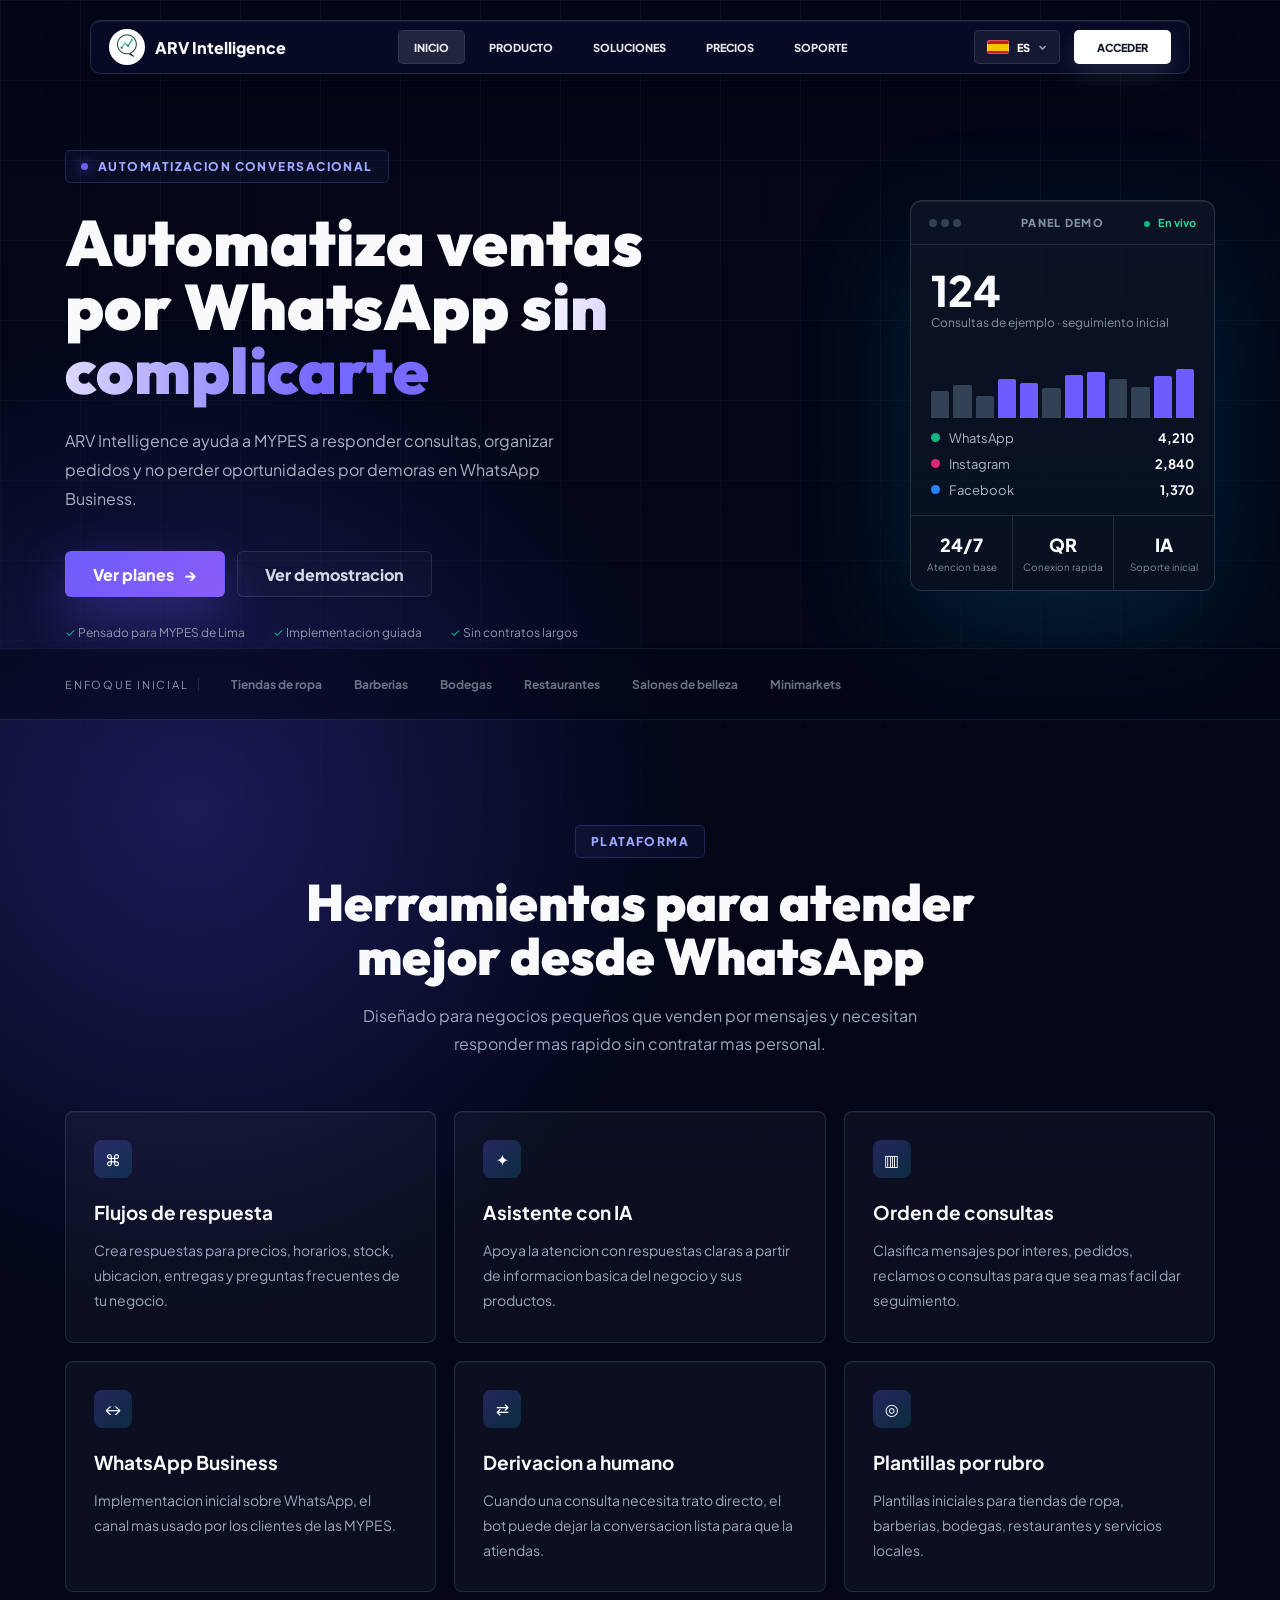
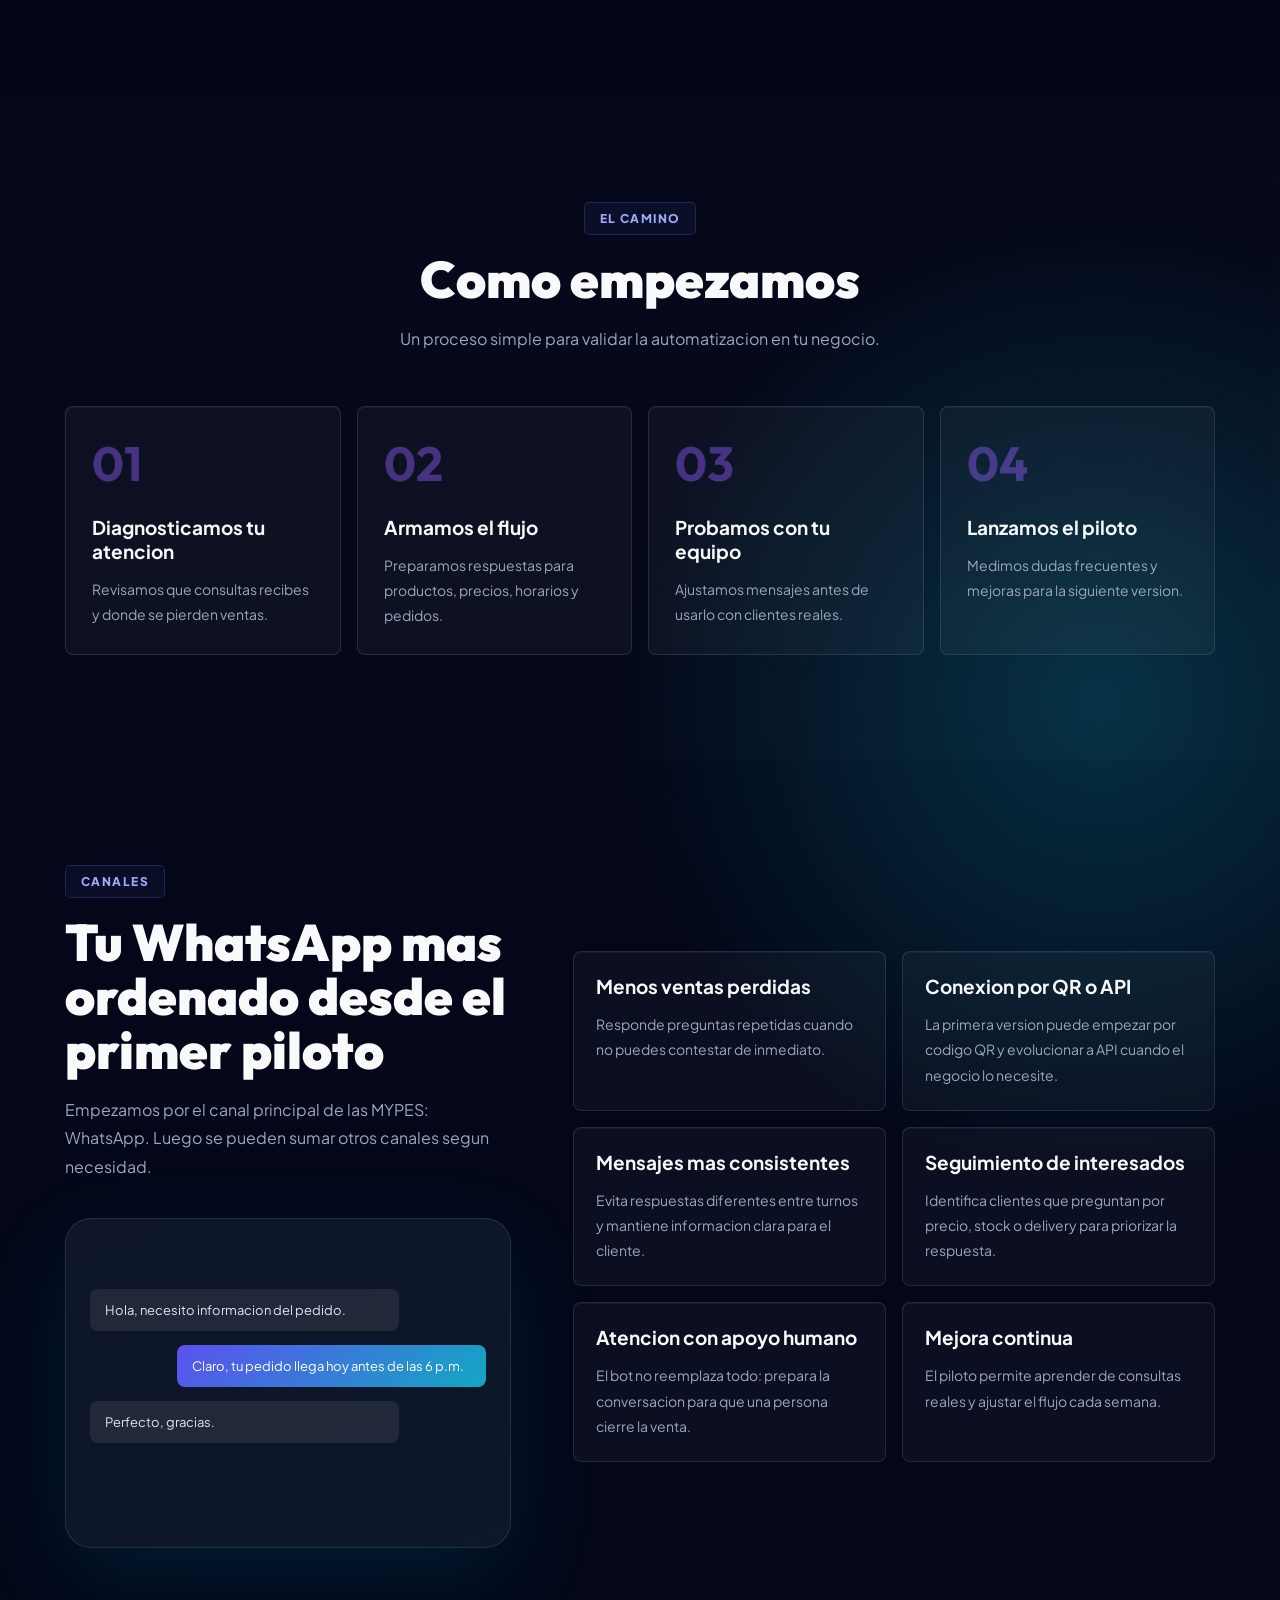
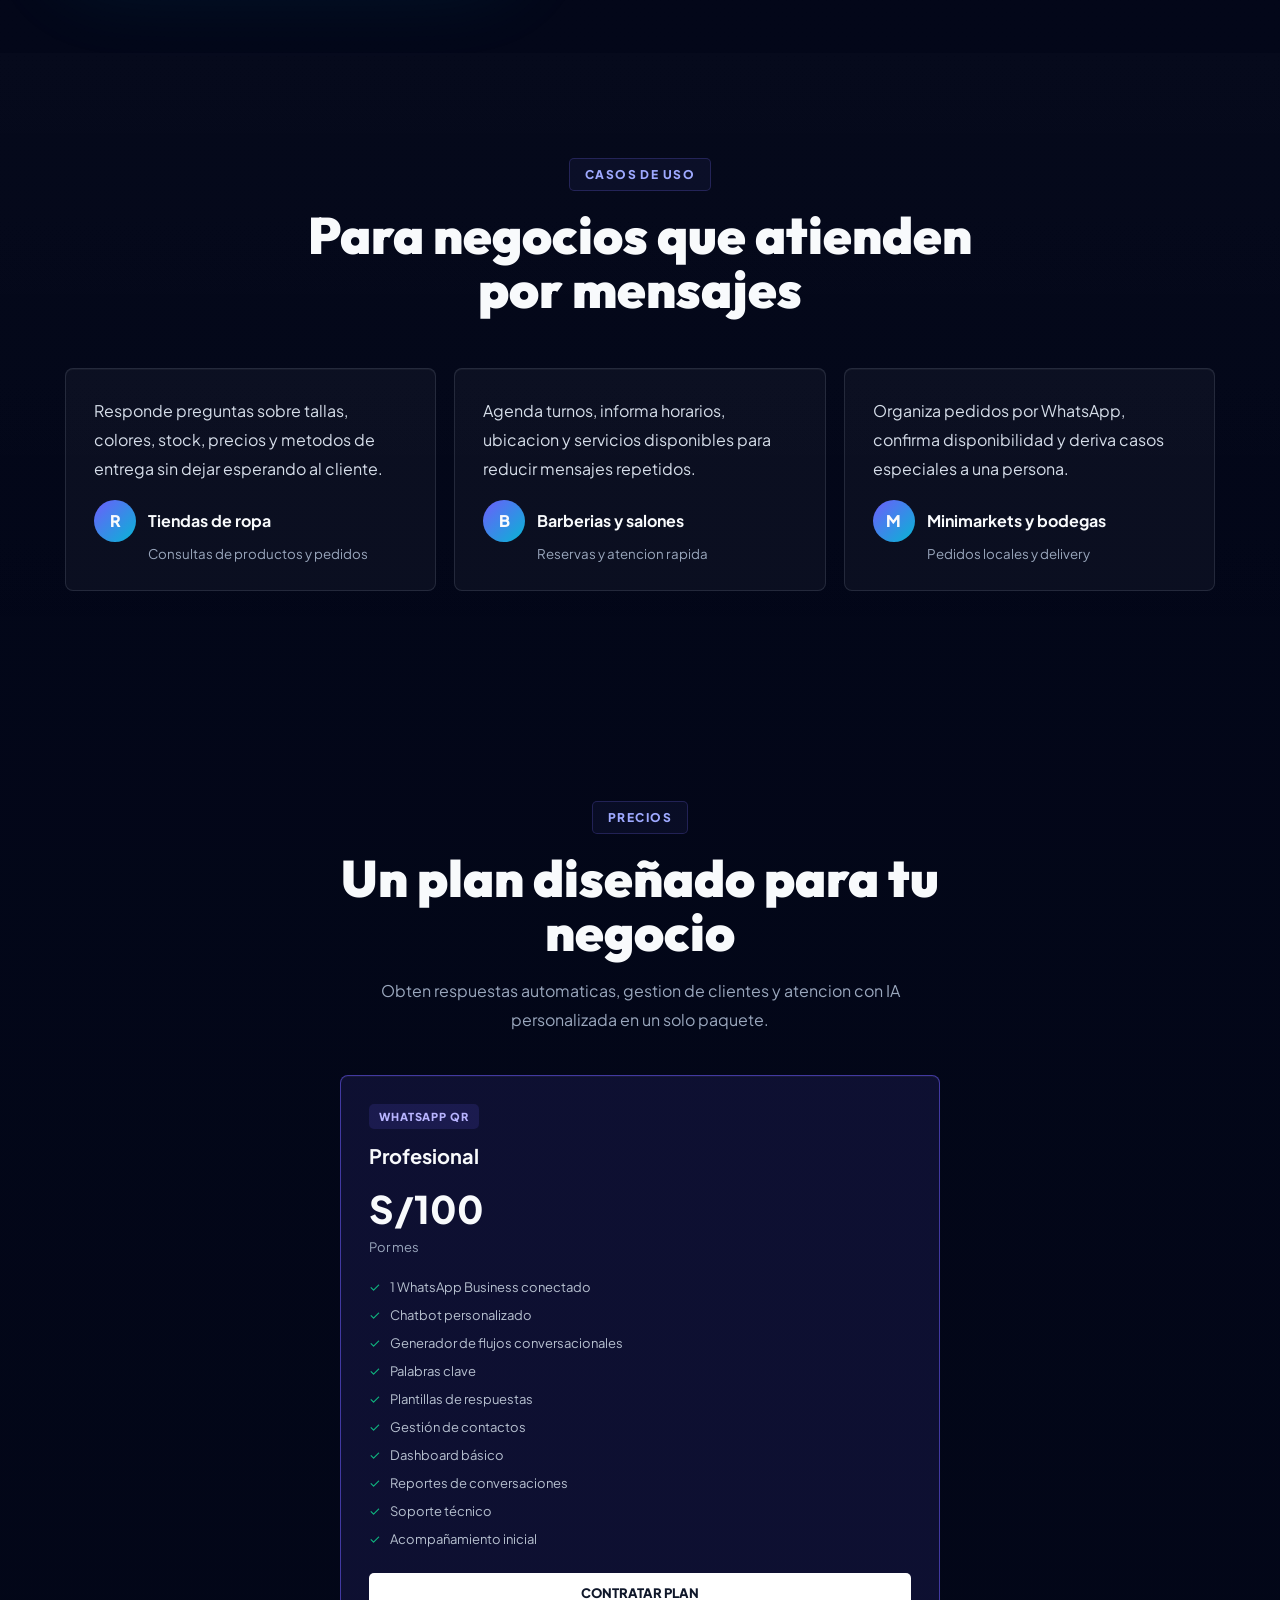
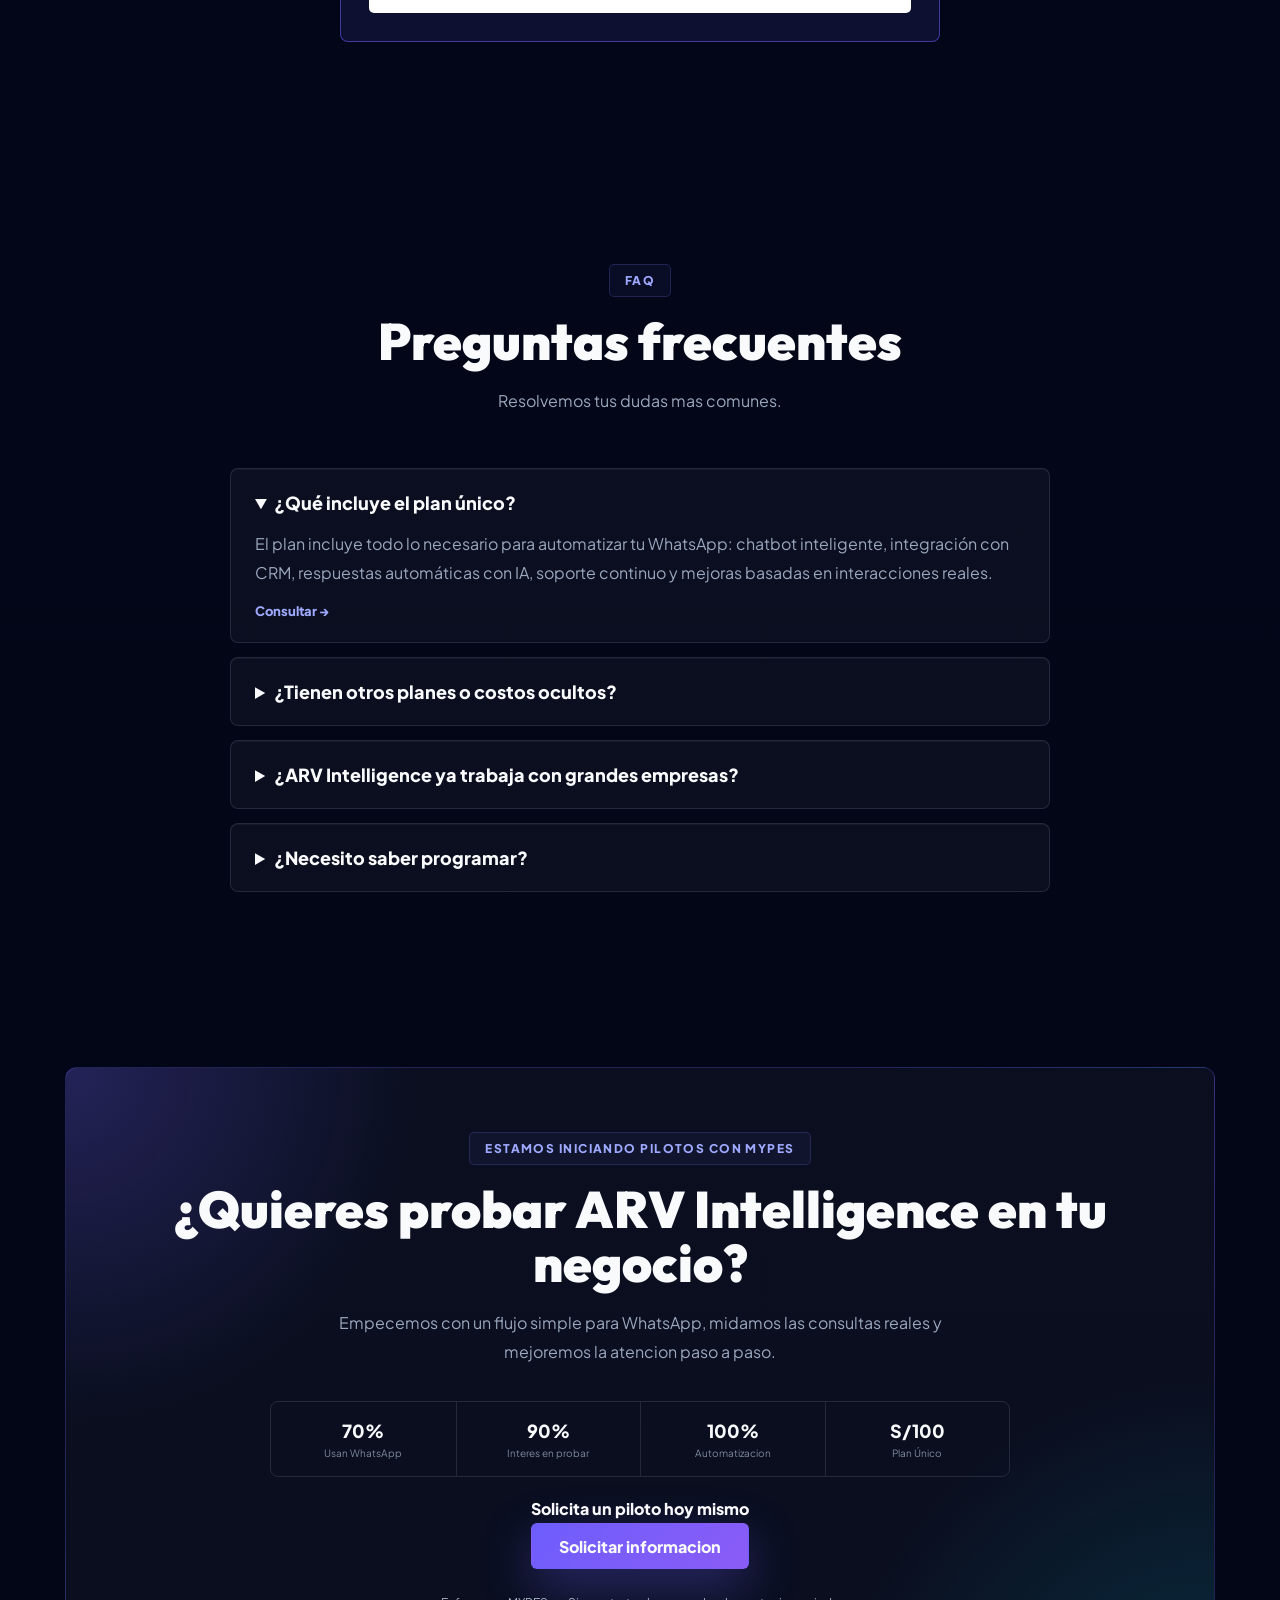
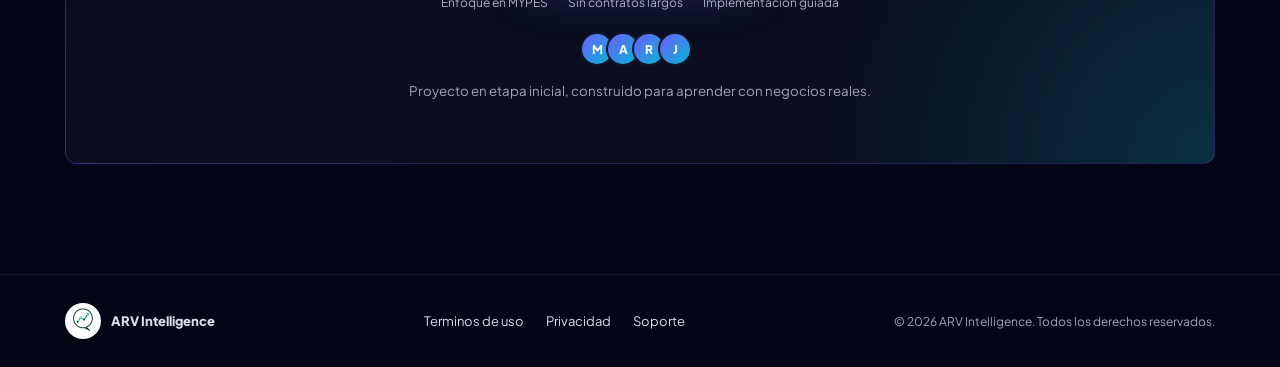
<file: index.html>
<!doctype html>
<html lang="es">
<head>
  <meta charset="utf-8">
  <meta name="viewport" content="width=device-width, initial-scale=1">
  <title>ARV Intelligence | Automatizacion por WhatsApp</title>
  <meta name="description" content="Automatizacion de ventas y atencion por WhatsApp Business para MYPES de Lima.">
  <link rel="preconnect" href="https://fonts.googleapis.com">
  <link rel="preconnect" href="https://fonts.gstatic.com" crossorigin>
  <link href="https://fonts.googleapis.com/css2?family=Inter:wght@500;600;700;800;900&family=Outfit:wght@700;800;900&family=Plus+Jakarta+Sans:wght@500;600;700;800&display=swap" rel="stylesheet">
  <link rel="stylesheet" href="styles.css">
</head>
<body>
  <header class="site-header">
    <nav class="nav-shell" aria-label="Principal">
      <a class="brand" href="/" aria-label="ARV Intelligence">
        <img src="/logo.png" alt="" style="height: 36px; width: auto; object-fit: contain; background-color: #fff; border-radius: 50%; padding: 2px;" />
        <span>ARV Intelligence</span>
      </a>
      <button class="menu-toggle" type="button" aria-label="Abrir menu" aria-expanded="false">
        <span></span><span></span><span></span>
      </button>
      <div class="nav-links">
        <a class="active" href="#">Inicio</a>
        <a href="#features">Producto</a>
        <a href="#process">Soluciones</a>
        <a href="#pricing">Precios</a>
        <a href="#contact">Soporte</a>
      </div>
      <div class="nav-actions">
        <button class="lang" type="button" aria-label="Cambiar idioma"><span class="flag-es"></span> ES <span class="chevron">⌄</span></button>
        <a class="login" href="/login/">Acceder</a>
      </div>
    </nav>
  </header>

  <main>
    <section class="hero" id="home">
      <div class="container hero-grid">
        <div class="hero-copy">
          <span class="eyebrow"><span></span> Automatizacion conversacional</span>
          <h1>Automatiza ventas <br>por WhatsApp <span>sin complicarte</span></h1>
          <p>ARV Intelligence ayuda a MYPES a responder consultas, organizar pedidos y no perder oportunidades por demoras en WhatsApp Business.</p>
          <div class="hero-actions">
            <a class="btn primary" href="#pricing">Ver planes <span>→</span></a>
            <a class="btn ghost" href="#features">Ver demostracion</a>
          </div>
          <div class="trust-list">
            <span>✓ Pensado para MYPES de Lima</span>
            <span>✓ Implementacion guiada</span>
            <span>✓ Sin contratos largos</span>
          </div>
        </div>
        <aside class="activity-card" aria-label="Panel de actividad">
          <div class="activity-top">
            <div class="dots"><span></span><span></span><span></span></div>
            <span>Panel demo</span>
            <strong><i></i> En vivo</strong>
          </div>
          <div class="metric-main">
            <strong>124</strong>
            <span>Consultas de ejemplo · seguimiento inicial</span>
          </div>
          <div class="bars" aria-hidden="true">
            <span style="--h:34%"></span><span style="--h:42%"></span><span style="--h:28%"></span><span class="accent" style="--h:50%"></span><span class="accent" style="--h:44%"></span><span style="--h:38%"></span><span class="accent" style="--h:55%"></span><span class="accent" style="--h:58%"></span><span style="--h:49%"></span><span style="--h:40%"></span><span class="accent" style="--h:53%"></span><span class="accent" style="--h:62%"></span>
          </div>
          <div class="channels">
            <span><i class="wa"></i> WhatsApp <b>4,210</b></span>
            <span><i class="ig"></i> Instagram <b>2,840</b></span>
            <span><i class="fb"></i> Facebook <b>1,370</b></span>
          </div>
          <div class="mini-stats">
            <div><b>24/7</b><span>Atencion base</span></div>
            <div><b>QR</b><span>Conexion rapida</span></div>
            <div><b>IA</b><span>Soporte inicial</span></div>
          </div>
        </aside>
      </div>
      <div class="logos">
        <div class="container logo-row">
          <span>Enfoque inicial</span>
          <b>Tiendas de ropa</b><b>Barberias</b><b>Bodegas</b><b>Restaurantes</b><b>Salones de belleza</b><b>Minimarkets</b>
        </div>
      </div>
    </section>

    <section class="section" id="features">
      <div class="container">
        <div class="section-head">
          <span class="label">Plataforma</span>
          <h2>Herramientas para atender mejor desde WhatsApp</h2>
          <p>Diseñado para negocios pequeños que venden por mensajes y necesitan responder mas rapido sin contratar mas personal.</p>
        </div>
        <div class="feature-grid">
          <article><span>⌘</span><h3>Flujos de respuesta</h3><p>Crea respuestas para precios, horarios, stock, ubicacion, entregas y preguntas frecuentes de tu negocio.</p></article>
          <article><span>✦</span><h3>Asistente con IA</h3><p>Apoya la atencion con respuestas claras a partir de informacion basica del negocio y sus productos.</p></article>
          <article><span>▥</span><h3>Orden de consultas</h3><p>Clasifica mensajes por interes, pedidos, reclamos o consultas para que sea mas facil dar seguimiento.</p></article>
          <article><span>↔</span><h3>WhatsApp Business</h3><p>Implementacion inicial sobre WhatsApp, el canal mas usado por los clientes de las MYPES.</p></article>
          <article><span>⇄</span><h3>Derivacion a humano</h3><p>Cuando una consulta necesita trato directo, el bot puede dejar la conversacion lista para que la atiendas.</p></article>
          <article><span>◎</span><h3>Plantillas por rubro</h3><p>Plantillas iniciales para tiendas de ropa, barberias, bodegas, restaurantes y servicios locales.</p></article>
        </div>
      </div>
    </section>

    <section class="section process" id="process">
      <div class="container">
        <div class="section-head compact">
          <span class="label">El Camino</span>
          <h2>Como empezamos</h2>
          <p>Un proceso simple para validar la automatizacion en tu negocio.</p>
        </div>
        <div class="steps">
          <article><b>01</b><h3>Diagnosticamos tu atencion</h3><p>Revisamos que consultas recibes y donde se pierden ventas.</p></article>
          <article><b>02</b><h3>Armamos el flujo</h3><p>Preparamos respuestas para productos, precios, horarios y pedidos.</p></article>
          <article><b>03</b><h3>Probamos con tu equipo</h3><p>Ajustamos mensajes antes de usarlo con clientes reales.</p></article>
          <article><b>04</b><h3>Lanzamos el piloto</h3><p>Medimos dudas frecuentes y mejoras para la siguiente version.</p></article>
        </div>
      </div>
    </section>

    <section class="section channels-section">
      <div class="container channels-grid">
        <div>
          <span class="label">Canales</span>
          <h2>Tu WhatsApp mas ordenado desde el primer piloto</h2>
          <p>Empezamos por el canal principal de las MYPES: WhatsApp. Luego se pueden sumar otros canales segun necesidad.</p>
          <div class="phone-mock">
            <div class="chat one">Hola, necesito informacion del pedido.</div>
            <div class="chat two">Claro, tu pedido llega hoy antes de las 6 p.m.</div>
            <div class="chat one">Perfecto, gracias.</div>
          </div>
        </div>
        <div class="benefits">
          <article><h3>Menos ventas perdidas</h3><p>Responde preguntas repetidas cuando no puedes contestar de inmediato.</p></article>
          <article><h3>Conexion por QR o API</h3><p>La primera version puede empezar por codigo QR y evolucionar a API cuando el negocio lo necesite.</p></article>
          <article><h3>Mensajes mas consistentes</h3><p>Evita respuestas diferentes entre turnos y mantiene informacion clara para el cliente.</p></article>
          <article><h3>Seguimiento de interesados</h3><p>Identifica clientes que preguntan por precio, stock o delivery para priorizar la respuesta.</p></article>
          <article><h3>Atencion con apoyo humano</h3><p>El bot no reemplaza todo: prepara la conversacion para que una persona cierre la venta.</p></article>
          <article><h3>Mejora continua</h3><p>El piloto permite aprender de consultas reales y ajustar el flujo cada semana.</p></article>
        </div>
      </div>
    </section>

    <section class="section testimonials">
      <div class="container">
        <div class="section-head">
          <span class="label">Casos de uso</span>
          <h2>Para negocios que atienden por mensajes</h2>
        </div>
        <div class="testimonial-grid">
          <article><p>Responde preguntas sobre tallas, colores, stock, precios y metodos de entrega sin dejar esperando al cliente.</p><div><span>R</span><b>Tiendas de ropa</b><small>Consultas de productos y pedidos</small></div></article>
          <article><p>Agenda turnos, informa horarios, ubicacion y servicios disponibles para reducir mensajes repetidos.</p><div><span>B</span><b>Barberias y salones</b><small>Reservas y atencion rapida</small></div></article>
          <article><p>Organiza pedidos por WhatsApp, confirma disponibilidad y deriva casos especiales a una persona.</p><div><span>M</span><b>Minimarkets y bodegas</b><small>Pedidos locales y delivery</small></div></article>
        </div>
      </div>
    </section>

    <section class="section pricing" id="pricing">
      <div class="container">
        <div class="section-head">
          <span class="label">Precios</span>
          <h2>Un plan diseñado para tu negocio</h2>
          <p>Obten respuestas automaticas, gestion de clientes y atencion con IA personalizada en un solo paquete.</p>
        </div>
        <div class="pricing-grid" style="display: flex; justify-content: center; max-width: 600px; margin: 0 auto;">
          <article class="plan featured" style="width: 100%;">
            <span class="plan-kicker">WHATSAPP QR</span>
            <h3>Profesional</h3>
            <div class="price">S/100</div>
            <p>Por mes</p>
            <ul>
              <li>1 WhatsApp Business conectado</li>
              <li>Chatbot personalizado</li>
              <li>Generador de flujos conversacionales</li>
              <li>Palabras clave</li>
              <li>Plantillas de respuestas</li>
              <li>Gestión de contactos</li>
              <li>Dashboard básico</li>
              <li>Reportes de conversaciones</li>
              <li>Soporte técnico</li>
              <li>Acompañamiento inicial</li>
            </ul>
            <a href="/register?plan=profesional">CONTRATAR PLAN</a>
          </article>
        </div>
      </div>
    </section>

    <section class="section faq">
      <div class="container">
        <div class="section-head">
          <span class="label">FAQ</span>
          <h2>Preguntas frecuentes</h2>
          <p>Resolvemos tus dudas mas comunes.</p>
        </div>
        <div class="faq-list">
          <details open><summary>¿Qué incluye el plan único?</summary><p>El plan incluye todo lo necesario para automatizar tu WhatsApp: chatbot inteligente, integración con CRM, respuestas automáticas con IA, soporte continuo y mejoras basadas en interacciones reales.</p><a href="#contact">Consultar →</a></details>
          <details><summary>¿Tienen otros planes o costos ocultos?</summary><p>No. Tenemos un único plan transparente de S/100 al mes que se adapta a las necesidades de tu MYPE, sin costos adicionales por funciones básicas ni límite artificial de mensajes.</p><a href="#contact">Consultar →</a></details>
          <details><summary>¿ARV Intelligence ya trabaja con grandes empresas?</summary><p>No. El proyecto esta iniciando y se enfoca primero en pilotos con MYPES para validar el servicio y mejorarlo con casos reales.</p><a href="#contact">Consultar →</a></details>
          <details><summary>¿Necesito saber programar?</summary><p>No. La configuracion se realiza de forma guiada. El negocio solo debe compartir sus preguntas frecuentes, productos, horarios y datos de atencion.</p><a href="#contact">Consultar →</a></details>
        </div>
      </div>
    </section>

    <section class="cta" id="contact">
      <div class="container cta-box">
        <span class="label">Estamos iniciando pilotos con MYPES</span>
        <h2>¿Quieres probar ARV Intelligence en tu negocio?</h2>
        <p>Empecemos con un flujo simple para WhatsApp, midamos las consultas reales y mejoremos la atencion paso a paso.</p>
        <div class="cta-stats">
          <div><b>70%</b><span>Usan WhatsApp</span></div>
          <div><b>90%</b><span>Interes en probar</span></div>
          <div><b>100%</b><span>Automatizacion</span></div>
          <div><b>S/100</b><span>Plan Único</span></div>
        </div>
        <p class="pick">Solicita un piloto hoy mismo</p>
        <a class="btn primary" href="/register">Solicitar informacion</a>
        <div class="cta-notes"><span>Enfoque en MYPES</span><span>Sin contratos largos</span><span>Implementacion guiada</span></div>
        <div class="avatars"><span>M</span><span>A</span><span>R</span><span>J</span></div>
        <small>Proyecto en etapa inicial, construido para aprender con negocios reales.</small>
      </div>
    </section>
  </main>

  <footer class="footer">
    <div class="container footer-inner">
      <a class="brand" href="/"><img src="/logo.png" alt="" style="height: 36px; width: auto; object-fit: contain; background-color: #fff; border-radius: 50%; padding: 2px;" /><span>ARV Intelligence</span></a>
      <div><a href="/pages/terminos-y-condiciones">Terminos de uso</a><a href="/pages/politica-de-privacidad">Privacidad</a><a href="#contact">Soporte</a></div>
      <p>© 2026 ARV Intelligence. Todos los derechos reservados.</p>
    </div>
  </footer>
  <script src="script.js"></script>
</body>
</html>
</file>
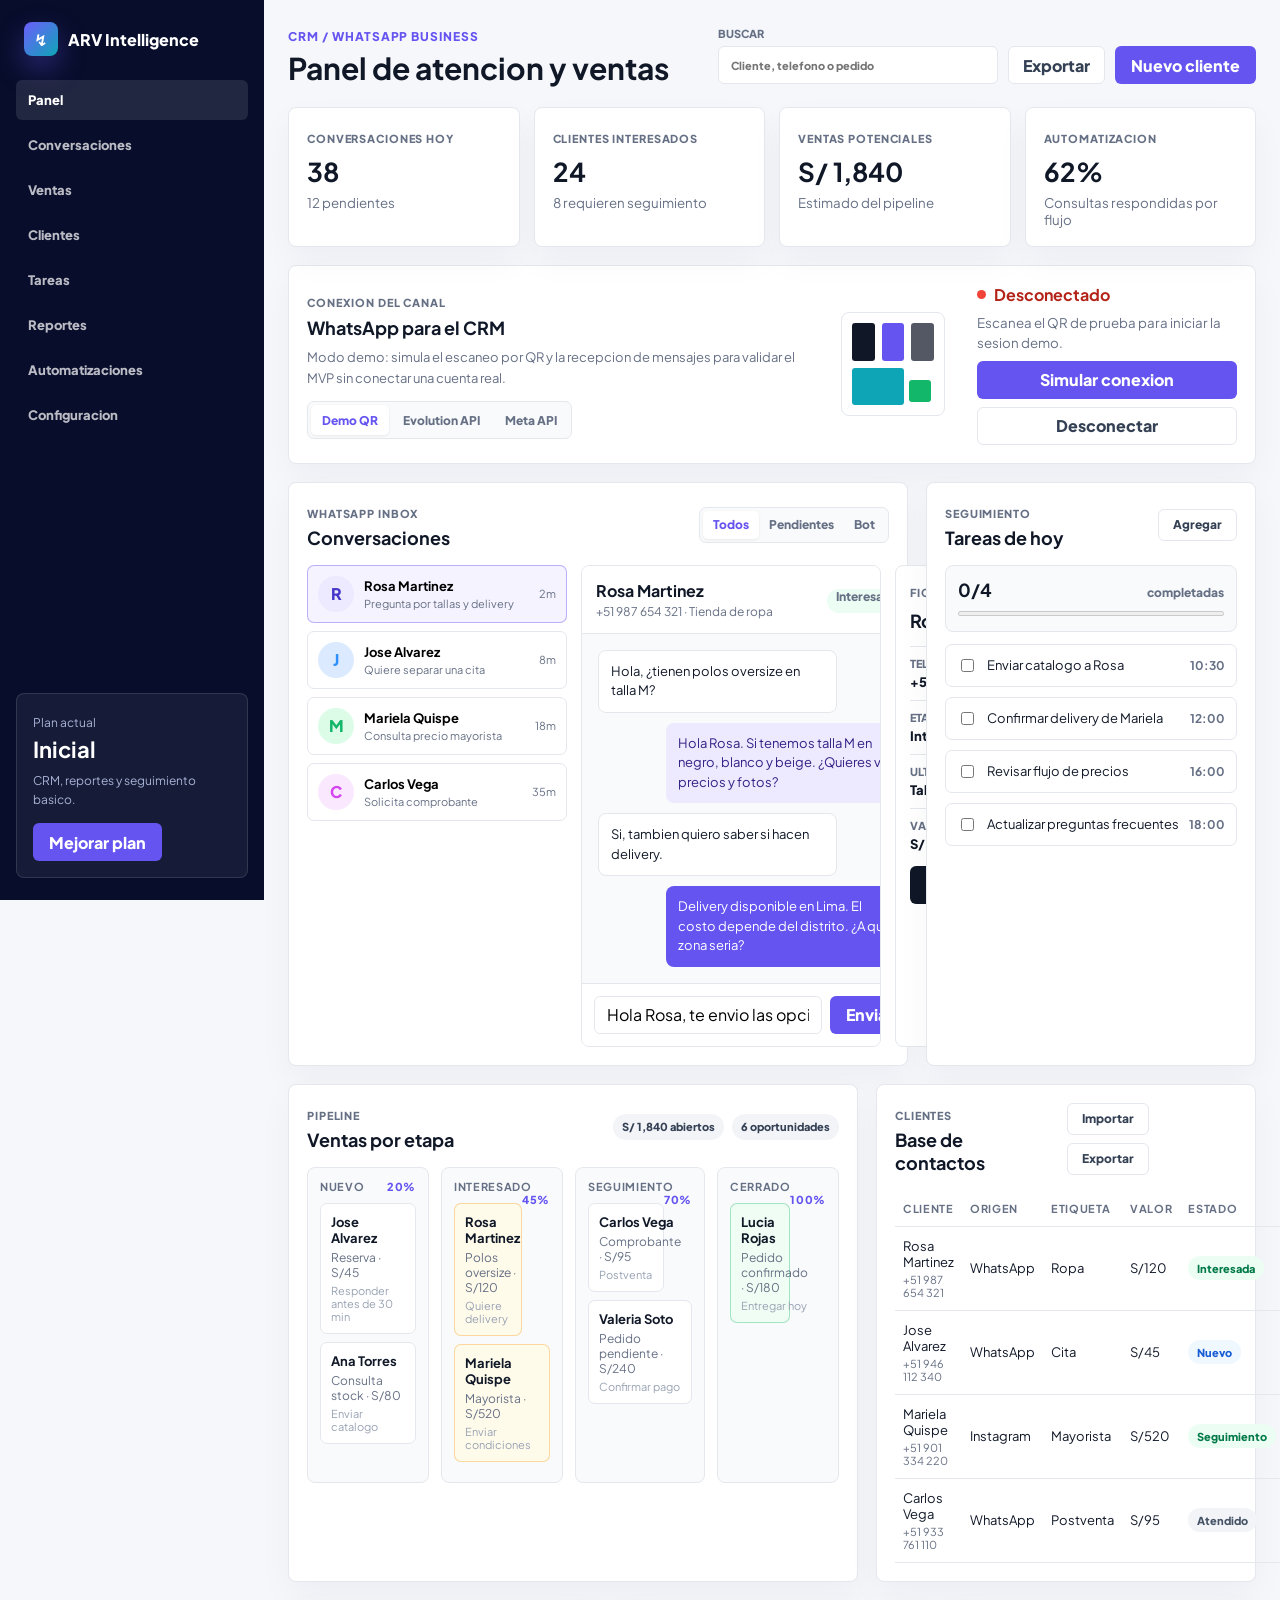
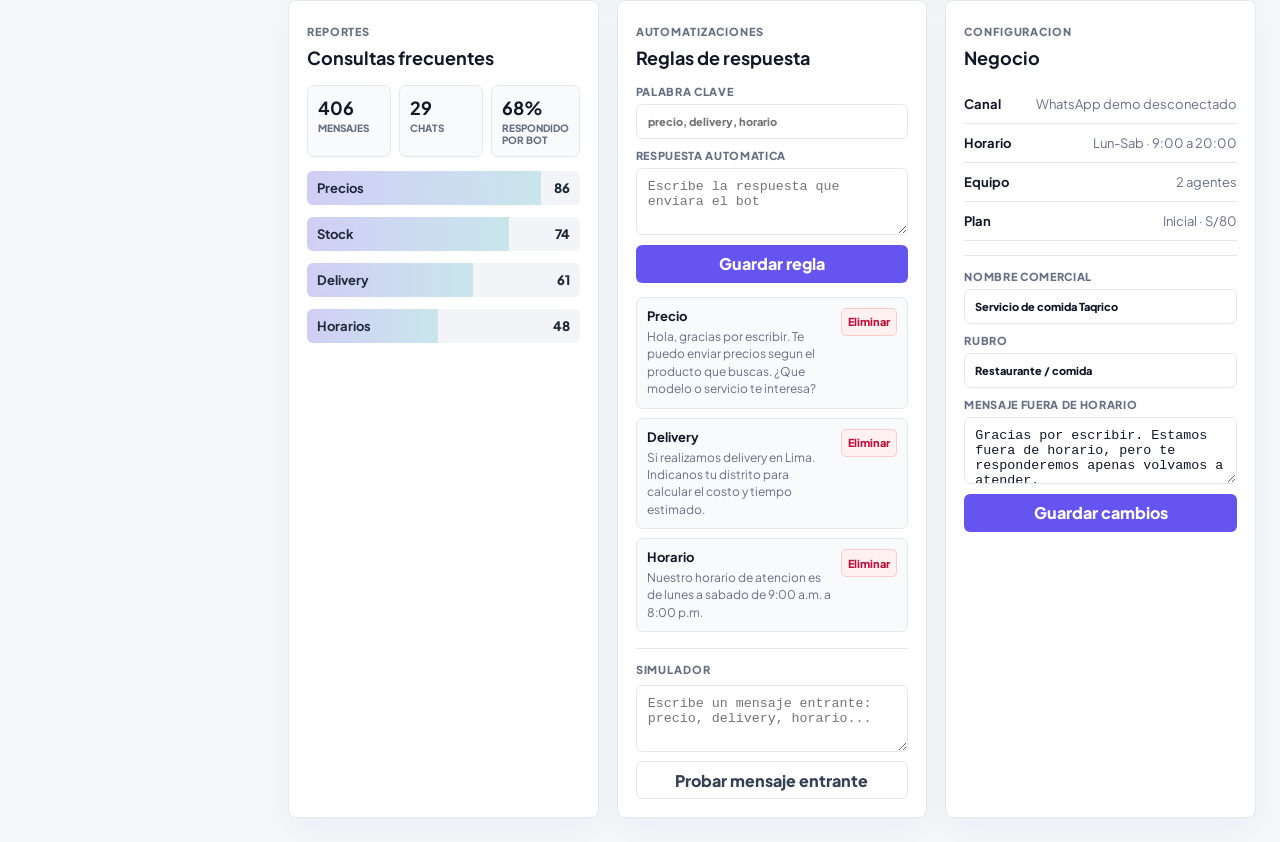
<file: dashboard/index.html>
<!doctype html>
<html lang="es">
<head>
  <meta charset="utf-8">
  <meta name="viewport" content="width=device-width, initial-scale=1">
  <title>Dashboard | ARV Intelligence CRM</title>
  <meta name="description" content="CRM de ARV Intelligence para gestionar clientes, conversaciones, ventas y automatizaciones por WhatsApp.">
  <link rel="preconnect" href="https://fonts.googleapis.com">
  <link rel="preconnect" href="https://fonts.gstatic.com" crossorigin>
  <link href="https://fonts.googleapis.com/css2?family=Inter:wght@500;600;700;800;900&family=Plus+Jakarta+Sans:wght@500;600;700;800&display=swap" rel="stylesheet">
  <link rel="stylesheet" href="./styles.css">
  <script src="./app.js" defer></script>
</head>
<body>
  <aside class="sidebar">
    <a class="brand" href="/">
      <span class="brand-mark">↯</span>
      <span>ARV Intelligence</span>
    </a>
    <nav aria-label="Dashboard">
      <a class="active" href="#overview">Panel</a>
      <a href="#inbox">Conversaciones</a>
      <a href="#pipeline">Ventas</a>
      <a href="#contacts">Clientes</a>
      <a href="#tasks">Tareas</a>
      <a href="#reports">Reportes</a>
      <a href="#automations">Automatizaciones</a>
      <a href="#settings">Configuracion</a>
    </nav>
    <div class="pilot-card">
      <span>Plan actual</span>
      <strong>Inicial</strong>
      <p>CRM, reportes y seguimiento basico.</p>
      <button type="button">Mejorar plan</button>
    </div>
  </aside>

  <main class="dashboard">
    <header class="topbar">
      <div>
        <span class="crumb">CRM / WhatsApp Business</span>
        <h1>Panel de atencion y ventas</h1>
      </div>
      <div class="top-actions">
        <label class="search">
          <span>Buscar</span>
          <input type="search" placeholder="Cliente, telefono o pedido">
        </label>
        <button class="ghost" type="button">Exportar</button>
        <button class="primary" type="button">Nuevo cliente</button>
      </div>
    </header>

    <section class="metrics" id="overview" aria-label="Indicadores">
      <article><span>Conversaciones hoy</span><strong data-metric="conversations">38</strong><small>12 pendientes</small></article>
      <article><span>Clientes interesados</span><strong data-metric="leads">24</strong><small>8 requieren seguimiento</small></article>
      <article><span>Ventas potenciales</span><strong>S/ 1,840</strong><small>Estimado del pipeline</small></article>
      <article><span>Automatizacion</span><strong data-metric="automation">62%</strong><small>Consultas respondidas por flujo</small></article>
    </section>

    <section class="connection-card" id="connection">
      <div>
        <span class="label">Conexion del canal</span>
        <h2>WhatsApp para el CRM</h2>
        <p id="connectionDescription">Modo demo: simula el escaneo por QR y la recepcion de mensajes para validar el MVP sin conectar una cuenta real.</p>
        <div class="mode-switch" aria-label="Modo de conexion">
          <button class="active" type="button" data-mode="qr">Demo QR</button>
          <button type="button" data-mode="evolution">Evolution API</button>
          <button type="button" data-mode="api">Meta API</button>
        </div>
      </div>
      <div class="qr-box" id="qrBox" aria-label="QR de conexion simulado">
        <span></span><span></span><span></span><span></span><i></i>
      </div>
      <div class="connection-actions">
        <strong id="connectionStatus">Desconectado</strong>
        <small id="connectionHint">Escanea el QR de prueba para iniciar la sesion demo.</small>
        <button class="primary" type="button" id="connectBtn">Simular conexion</button>
        <button class="ghost" type="button" id="disconnectBtn">Desconectar</button>
      </div>
    </section>

    <section class="panel evolution-panel" id="evolutionPanel">
      <div class="panel-head">
        <div>
          <span class="label">Integracion real</span>
          <h2>Evolution API</h2>
        </div>
        <span class="pill gray" id="evolutionStatus">Sin configurar</span>
      </div>
      <form class="evolution-form" id="evolutionForm">
        <label>URL de Evolution
          <input id="evolutionUrl" type="url" placeholder="https://whatsapp-evolution-api.449zu3.easypanel.host">
        </label>
        <label>Instancia
          <input id="evolutionInstance" type="text" placeholder="Botrestaurante">
        </label>
        <label>API key
          <input id="evolutionApiKey" type="password" placeholder="apikey">
        </label>
        <label>Numero para pairing, opcional
          <input id="evolutionNumber" type="tel" placeholder="51987654321">
        </label>
        <button class="primary" type="submit">Guardar credenciales</button>
      </form>
      <p class="config-help">Usa la URL base, sin <b>/manager/instance/...</b>. En tu captura la instancia visible parece ser <b>Botrestaurante</b>. El token largo que aparece en la tarjeta no siempre es el nombre de instancia.</p>
      <div class="evolution-actions">
        <button class="ghost" type="button" id="stateBtn">Probar estado</button>
        <button class="ghost" type="button" id="diagnoseBtn">Diagnosticar</button>
        <button class="ghost" type="button" id="realQrBtn">Obtener QR real</button>
        <button class="ghost" type="button" id="loadChatsBtn">Cargar chats</button>
      </div>
      <div class="real-qr" id="realQr">
        <span>QR pendiente</span>
      </div>
      <div class="real-send">
        <label>Numero destino
          <input id="realNumber" type="tel" placeholder="51999999999">
        </label>
        <label>Mensaje real
          <textarea id="realText" rows="3" placeholder="Escribe un mensaje para enviar por Evolution API"></textarea>
        </label>
        <button class="primary" type="button" id="realSendBtn">Enviar mensaje real</button>
      </div>
      <pre class="api-log" id="apiLog">Listo para conectar con Evolution API.</pre>
    </section>

    <section class="workspace">
      <div class="panel inbox" id="inbox">
        <div class="panel-head">
          <div>
            <span class="label">WhatsApp Inbox</span>
            <h2>Conversaciones</h2>
          </div>
          <div class="segmented" role="tablist" aria-label="Filtro de conversaciones">
            <button class="active" type="button">Todos</button>
            <button type="button">Pendientes</button>
            <button type="button">Bot</button>
          </div>
        </div>

        <div class="conversation-layout">
          <div class="thread-list" aria-label="Lista de conversaciones">
            <button class="thread active" type="button">
              <span class="avatar">R</span>
              <span><b>Rosa Martinez</b><small>Pregunta por tallas y delivery</small></span>
              <i>2m</i>
            </button>
            <button class="thread" type="button">
              <span class="avatar blue">J</span>
              <span><b>Jose Alvarez</b><small>Quiere separar una cita</small></span>
              <i>8m</i>
            </button>
            <button class="thread" type="button">
              <span class="avatar green">M</span>
              <span><b>Mariela Quispe</b><small>Consulta precio mayorista</small></span>
              <i>18m</i>
            </button>
            <button class="thread" type="button">
              <span class="avatar pink">C</span>
              <span><b>Carlos Vega</b><small>Solicita comprobante</small></span>
              <i>35m</i>
            </button>
          </div>

          <div class="chat-panel">
            <div class="chat-header">
              <div><strong>Rosa Martinez</strong><span>+51 987 654 321 · Tienda de ropa</span></div>
              <span class="status">Interesada</span>
            </div>
            <div class="messages" id="messages">
              <p class="msg client">Hola, ¿tienen polos oversize en talla M?</p>
              <p class="msg bot">Hola Rosa. Si tenemos talla M en negro, blanco y beige. ¿Quieres ver precios y fotos?</p>
              <p class="msg client">Si, tambien quiero saber si hacen delivery.</p>
              <p class="msg agent">Delivery disponible en Lima. El costo depende del distrito. ¿A que zona seria?</p>
            </div>
            <div class="reply-box">
              <input id="replyInput" type="text" value="Hola Rosa, te envio las opciones disponibles..." aria-label="Respuesta">
              <button id="sendReplyBtn" type="button">Enviar</button>
            </div>
          </div>

          <aside class="customer-card">
            <span class="label">Ficha del cliente</span>
            <h3>Rosa Martinez</h3>
            <dl>
              <div><dt>Telefono</dt><dd>+51 987 654 321</dd></div>
              <div><dt>Etapa</dt><dd>Interesada</dd></div>
              <div><dt>Ultima consulta</dt><dd>Tallas y delivery</dd></div>
              <div><dt>Valor estimado</dt><dd>S/ 120</dd></div>
            </dl>
            <button type="button">Crear seguimiento</button>
          </aside>
        </div>
      </div>

      <div class="panel tasks-panel" id="tasks">
        <div class="panel-head">
          <div>
            <span class="label">Seguimiento</span>
            <h2>Tareas de hoy</h2>
          </div>
          <button class="ghost small" type="button" id="addTaskBtn">Agregar</button>
        </div>
        <div class="progress-card">
          <div><b id="taskProgressText">0/4</b><span>completadas</span></div>
          <meter id="taskProgress" min="0" max="4" value="0"></meter>
        </div>
        <ul class="task-list">
          <li><input type="checkbox"> <span>Enviar catalogo a Rosa</span><b>10:30</b></li>
          <li><input type="checkbox"> <span>Confirmar delivery de Mariela</span><b>12:00</b></li>
          <li><input type="checkbox"> <span>Revisar flujo de precios</span><b>16:00</b></li>
          <li><input type="checkbox"> <span>Actualizar preguntas frecuentes</span><b>18:00</b></li>
        </ul>
      </div>
    </section>

    <section class="grid-2">
      <div class="panel" id="pipeline">
        <div class="panel-head">
          <div>
            <span class="label">Pipeline</span>
            <h2>Ventas por etapa</h2>
          </div>
          <div class="pipeline-summary">
            <span>S/ 1,840 abiertos</span>
            <span>6 oportunidades</span>
          </div>
        </div>
        <div class="kanban">
          <article>
            <h3>Nuevo <span>20%</span></h3>
            <div class="deal"><b>Jose Alvarez</b><span>Reserva · S/45</span><small>Responder antes de 30 min</small></div>
            <div class="deal"><b>Ana Torres</b><span>Consulta stock · S/80</span><small>Enviar catalogo</small></div>
          </article>
          <article>
            <h3>Interesado <span>45%</span></h3>
            <div class="deal hot"><b>Rosa Martinez</b><span>Polos oversize · S/120</span><small>Quiere delivery</small></div>
            <div class="deal hot"><b>Mariela Quispe</b><span>Mayorista · S/520</span><small>Enviar condiciones</small></div>
          </article>
          <article>
            <h3>Seguimiento <span>70%</span></h3>
            <div class="deal"><b>Carlos Vega</b><span>Comprobante · S/95</span><small>Postventa</small></div>
            <div class="deal"><b>Valeria Soto</b><span>Pedido pendiente · S/240</span><small>Confirmar pago</small></div>
          </article>
          <article>
            <h3>Cerrado <span>100%</span></h3>
            <div class="deal won"><b>Lucia Rojas</b><span>Pedido confirmado · S/180</span><small>Entregar hoy</small></div>
          </article>
        </div>
      </div>

      <div class="panel" id="contacts">
        <div class="panel-head">
          <div>
            <span class="label">Clientes</span>
            <h2>Base de contactos</h2>
          </div>
          <div class="table-actions">
            <button class="ghost small" type="button">Importar</button>
            <button class="ghost small" type="button">Exportar</button>
          </div>
        </div>
        <table>
          <thead><tr><th>Cliente</th><th>Origen</th><th>Etiqueta</th><th>Valor</th><th>Estado</th></tr></thead>
          <tbody>
            <tr><td>Rosa Martinez<small>+51 987 654 321</small></td><td>WhatsApp</td><td>Ropa</td><td>S/120</td><td><span class="pill">Interesada</span></td></tr>
            <tr><td>Jose Alvarez<small>+51 946 112 340</small></td><td>WhatsApp</td><td>Cita</td><td>S/45</td><td><span class="pill blue">Nuevo</span></td></tr>
            <tr><td>Mariela Quispe<small>+51 901 334 220</small></td><td>Instagram</td><td>Mayorista</td><td>S/520</td><td><span class="pill">Seguimiento</span></td></tr>
            <tr><td>Carlos Vega<small>+51 933 761 110</small></td><td>WhatsApp</td><td>Postventa</td><td>S/95</td><td><span class="pill gray">Atendido</span></td></tr>
          </tbody>
        </table>
      </div>
    </section>

    <section class="grid-3">
      <div class="panel" id="reports">
        <span class="label">Reportes</span>
        <h2>Consultas frecuentes</h2>
        <div class="report-mini">
          <article><b>406</b><span>mensajes</span></article>
          <article><b>29</b><span>chats</span></article>
          <article><b>68%</b><span>respondido por bot</span></article>
        </div>
        <div class="bars-report">
          <span style="--w:86%"><b>Precios</b><i>86</i></span>
          <span style="--w:74%"><b>Stock</b><i>74</i></span>
          <span style="--w:61%"><b>Delivery</b><i>61</i></span>
          <span style="--w:48%"><b>Horarios</b><i>48</i></span>
        </div>
      </div>
      <div class="panel" id="automations">
        <span class="label">Automatizaciones</span>
        <h2>Reglas de respuesta</h2>
        <form class="rule-form" id="ruleForm">
          <label>Palabra clave <input id="keywordInput" type="text" placeholder="precio, delivery, horario"></label>
          <label>Respuesta automatica <textarea id="responseInput" rows="3" placeholder="Escribe la respuesta que enviara el bot"></textarea></label>
          <button class="primary" type="submit">Guardar regla</button>
        </form>
        <ul class="rule-list" id="ruleList" aria-label="Reglas activas"></ul>
        <div class="simulator">
          <span class="label">Simulador</span>
          <textarea id="incomingInput" rows="3" placeholder="Escribe un mensaje entrante: precio, delivery, horario..."></textarea>
          <button class="ghost" type="button" id="simulateBtn">Probar mensaje entrante</button>
        </div>
      </div>
      <div class="panel" id="settings">
        <span class="label">Configuracion</span>
        <h2>Negocio</h2>
        <div class="settings-list">
          <div><b>Canal</b><span id="settingsChannel">WhatsApp demo desconectado</span></div>
          <div><b>Horario</b><span>Lun-Sab · 9:00 a 20:00</span></div>
          <div><b>Equipo</b><span>2 agentes</span></div>
          <div><b>Plan</b><span>Inicial · S/80</span></div>
        </div>
        <form class="business-form">
          <label>Nombre comercial <input type="text" value="Servicio de comida Taqrico"></label>
          <label>Rubro <input type="text" value="Restaurante / comida"></label>
          <label>Mensaje fuera de horario <textarea rows="3">Gracias por escribir. Estamos fuera de horario, pero te responderemos apenas volvamos a atender.</textarea></label>
          <button class="primary" type="button">Guardar cambios</button>
        </form>
      </div>
    </section>
  </main>
</body>
</html>
</file>
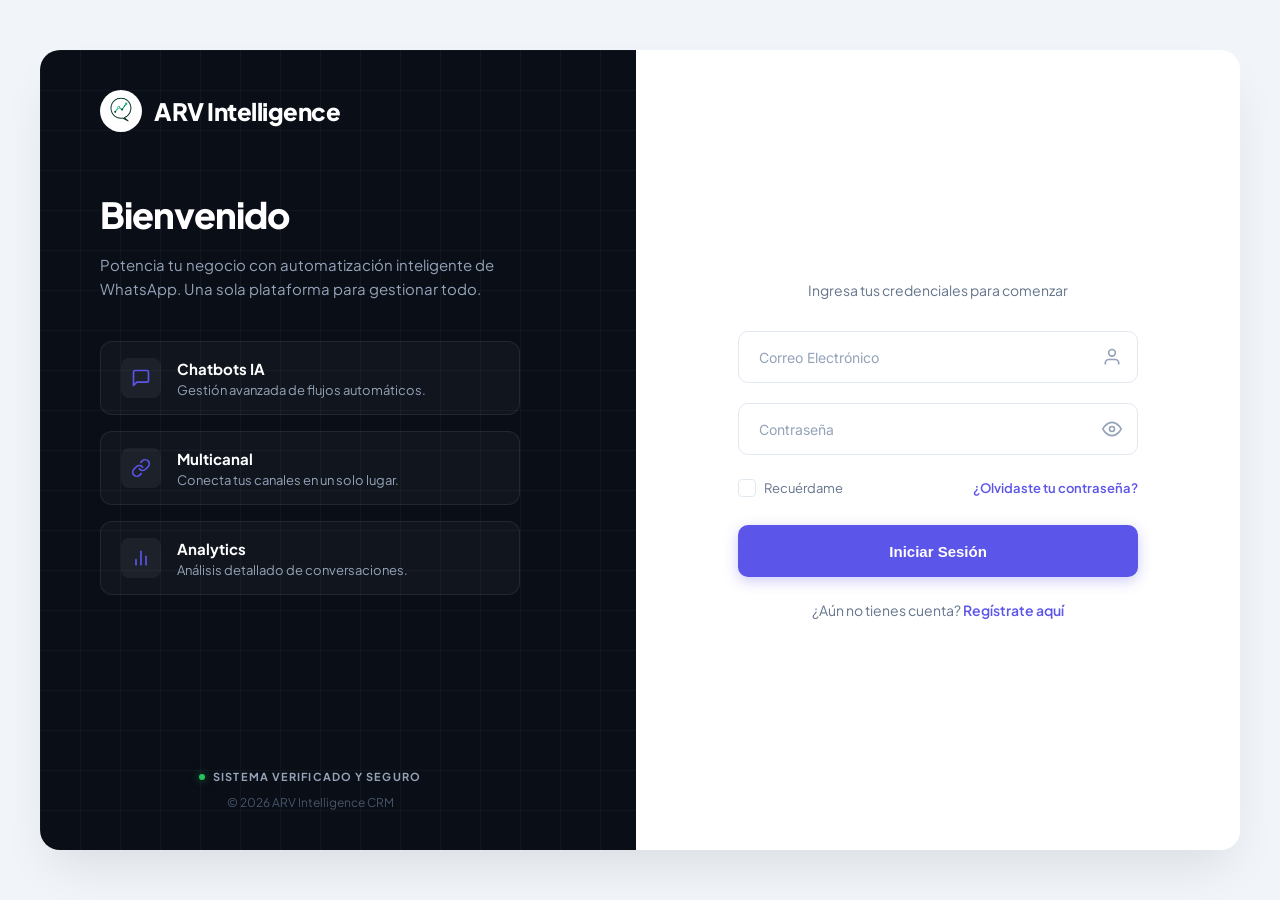
<file: login/index.html>
<!DOCTYPE html>
<html lang="es">
<head>
    <meta charset="UTF-8">
    <meta name="viewport" content="width=device-width, initial-scale=1.0">
    <title>Iniciar Sesión | ARV Intelligence</title>
    <link rel="preconnect" href="https://fonts.googleapis.com">
    <link rel="preconnect" href="https://fonts.gstatic.com" crossorigin>
    <link href="https://fonts.googleapis.com/css2?family=Plus+Jakarta+Sans:wght@400;500;600;700;800&family=Inter:wght@400;500;600&display=swap" rel="stylesheet">
    <link rel="stylesheet" href="styles.css">
</head>
<body>
    <main class="login-container">
        <section class="login-left">
            <div class="left-content">
                <div class="brand">
                    <img src="/logo.png" alt="ARV Intelligence Logo" class="brand-logo" />
                    <span class="brand-text">ARV Intelligence</span>
                </div>
                
                <div class="welcome-text">
                    <h1>Bienvenido</h1>
                    <p>Potencia tu negocio con automatización inteligente de WhatsApp. Una sola plataforma para gestionar todo.</p>
                </div>

                <div class="features">
                    <div class="feature-card">
                        <div class="feature-icon">
                            <svg viewBox="0 0 24 24" fill="none" stroke="currentColor" stroke-width="2" stroke-linecap="round" stroke-linejoin="round"><path d="M21 15a2 2 0 0 1-2 2H7l-4 4V5a2 2 0 0 1 2-2h14a2 2 0 0 1 2 2z"></path></svg>
                        </div>
                        <div class="feature-text">
                            <h3>Chatbots IA</h3>
                            <p>Gestión avanzada de flujos automáticos.</p>
                        </div>
                    </div>
                    
                    <div class="feature-card">
                        <div class="feature-icon">
                            <svg viewBox="0 0 24 24" fill="none" stroke="currentColor" stroke-width="2" stroke-linecap="round" stroke-linejoin="round"><path d="M10 13a5 5 0 0 0 7.54.54l3-3a5 5 0 0 0-7.07-7.07l-1.72 1.71"></path><path d="M14 11a5 5 0 0 0-7.54-.54l-3 3a5 5 0 0 0 7.07 7.07l1.71-1.71"></path></svg>
                        </div>
                        <div class="feature-text">
                            <h3>Multicanal</h3>
                            <p>Conecta tus canales en un solo lugar.</p>
                        </div>
                    </div>

                    <div class="feature-card">
                        <div class="feature-icon">
                            <svg viewBox="0 0 24 24" fill="none" stroke="currentColor" stroke-width="2" stroke-linecap="round" stroke-linejoin="round"><line x1="18" y1="20" x2="18" y2="10"></line><line x1="12" y1="20" x2="12" y2="4"></line><line x1="6" y1="20" x2="6" y2="14"></line></svg>
                        </div>
                        <div class="feature-text">
                            <h3>Analytics</h3>
                            <p>Análisis detallado de conversaciones.</p>
                        </div>
                    </div>
                </div>

                <div class="footer-security">
                    <span class="security-badge">
                        <span class="dot"></span> SISTEMA VERIFICADO Y SEGURO
                    </span>
                    <p class="copyright">© 2026 ARV Intelligence CRM</p>
                </div>
            </div>
            
            <!-- Elementos decorativos del fondo (grid) -->
            <div class="bg-grid"></div>
        </section>

        <section class="login-right">
            <div class="login-form-wrapper">
                <p class="form-subtitle">Ingresa tus credenciales para comenzar</p>
                
                <form class="login-form" action="/dashboard/" method="GET">
                    <div class="input-group">
                        <input type="email" id="email" placeholder="Correo Electrónico" required>
                        <span class="input-icon">
                            <svg viewBox="0 0 24 24" fill="none" stroke="currentColor" stroke-width="2"><path d="M20 21v-2a4 4 0 0 0-4-4H8a4 4 0 0 0-4 4v2"></path><circle cx="12" cy="7" r="4"></circle></svg>
                        </span>
                    </div>

                    <div class="input-group">
                        <input type="password" id="password" placeholder="Contraseña" required>
                        <button type="button" class="input-icon toggle-password" aria-label="Mostrar contraseña">
                            <svg viewBox="0 0 24 24" fill="none" stroke="currentColor" stroke-width="2"><path d="M1 12s4-8 11-8 11 8 11 8-4 8-11 8-11-8-11-8z"></path><circle cx="12" cy="12" r="3"></circle></svg>
                        </button>
                    </div>

                    <div class="form-actions">
                        <label class="remember-me">
                            <input type="checkbox" name="remember">
                            <span class="checkmark"></span>
                            Recuérdame
                        </label>
                        <a href="#" class="forgot-password">¿Olvidaste tu contraseña?</a>
                    </div>

                    <button type="submit" class="btn-submit">Iniciar Sesión</button>
                </form>

                <p class="signup-link">¿Aún no tienes cuenta? <a href="/register/">Regístrate aquí</a></p>
            </div>
        </section>
    </main>
</body>
</html>
</file>
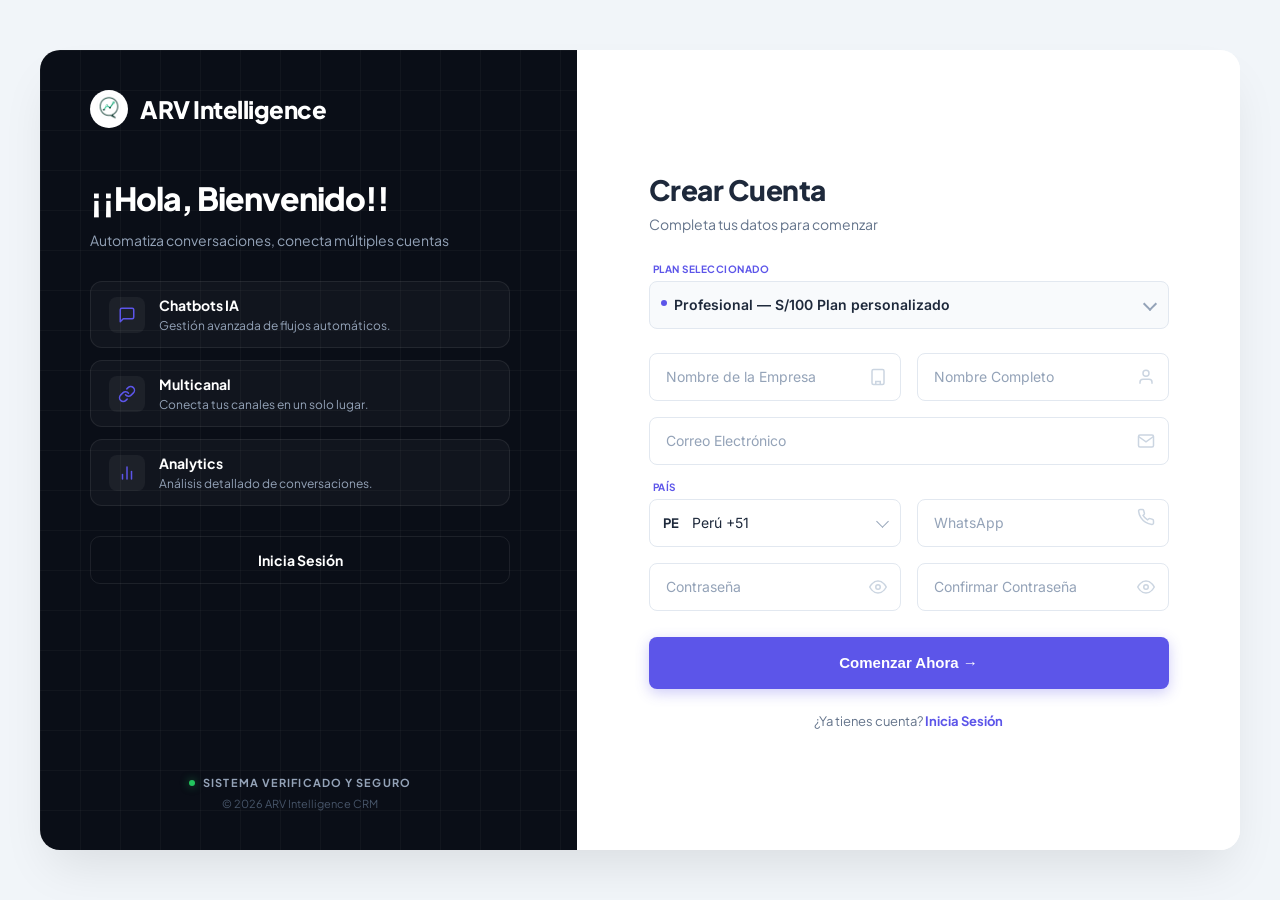
<file: register/index.html>
<!DOCTYPE html>
<html lang="es">
<head>
    <meta charset="UTF-8">
    <meta name="viewport" content="width=device-width, initial-scale=1.0">
    <title>Crear Cuenta | ARV Intelligence</title>
    <link rel="preconnect" href="https://fonts.googleapis.com">
    <link rel="preconnect" href="https://fonts.gstatic.com" crossorigin>
    <link href="https://fonts.googleapis.com/css2?family=Plus+Jakarta+Sans:wght@400;500;600;700;800&family=Inter:wght@400;500;600;700&display=swap" rel="stylesheet">
    <link rel="stylesheet" href="styles.css">
</head>
<body>
    <main class="register-container">
        <section class="register-left">
            <div class="left-content">
                <div class="brand">
                    <img src="/logo.png" alt="ARV Intelligence Logo" class="brand-logo" />
                    <span class="brand-text">ARV Intelligence</span>
                </div>
                
                <div class="welcome-text">
                    <h1>¡¡Hola, Bienvenido!!</h1>
                    <p>Automatiza conversaciones, conecta múltiples cuentas</p>
                </div>

                <div class="features">
                    <div class="feature-card">
                        <div class="feature-icon">
                            <svg viewBox="0 0 24 24" fill="none" stroke="currentColor" stroke-width="2" stroke-linecap="round" stroke-linejoin="round"><path d="M21 15a2 2 0 0 1-2 2H7l-4 4V5a2 2 0 0 1 2-2h14a2 2 0 0 1 2 2z"></path></svg>
                        </div>
                        <div class="feature-text">
                            <h3>Chatbots IA</h3>
                            <p>Gestión avanzada de flujos automáticos.</p>
                        </div>
                    </div>
                    
                    <div class="feature-card">
                        <div class="feature-icon">
                            <svg viewBox="0 0 24 24" fill="none" stroke="currentColor" stroke-width="2" stroke-linecap="round" stroke-linejoin="round"><path d="M10 13a5 5 0 0 0 7.54.54l3-3a5 5 0 0 0-7.07-7.07l-1.72 1.71"></path><path d="M14 11a5 5 0 0 0-7.54-.54l-3 3a5 5 0 0 0 7.07 7.07l1.71-1.71"></path></svg>
                        </div>
                        <div class="feature-text">
                            <h3>Multicanal</h3>
                            <p>Conecta tus canales en un solo lugar.</p>
                        </div>
                    </div>

                    <div class="feature-card">
                        <div class="feature-icon">
                            <svg viewBox="0 0 24 24" fill="none" stroke="currentColor" stroke-width="2" stroke-linecap="round" stroke-linejoin="round"><line x1="18" y1="20" x2="18" y2="10"></line><line x1="12" y1="20" x2="12" y2="4"></line><line x1="6" y1="20" x2="6" y2="14"></line></svg>
                        </div>
                        <div class="feature-text">
                            <h3>Analytics</h3>
                            <p>Análisis detallado de conversaciones.</p>
                        </div>
                    </div>
                </div>

                <a href="/login/" class="btn-outline">Inicia Sesión</a>

                <div class="footer-security">
                    <span class="security-badge">
                        <span class="dot"></span> SISTEMA VERIFICADO Y SEGURO
                    </span>
                    <p class="copyright">© 2026 ARV Intelligence CRM</p>
                </div>
            </div>
            
            <div class="bg-grid"></div>
        </section>

        <section class="register-right">
            <div class="register-form-wrapper">
                <div class="form-header">
                    <h2>Crear Cuenta</h2>
                    <p>Completa tus datos para comenzar</p>
                </div>
                
                <form class="register-form" action="/dashboard/" method="GET">
                    
                    <div class="input-group full-width plan-select-group">
                        <label>PLAN SELECCIONADO</label>
                        <select id="plan" name="plan" required class="plan-select">
                            <option value="personalizado" selected>Profesional — S/100 Plan personalizado</option>
                            <option value="basico">Básico — S/60 USD/mes</option>
                            <option value="inicial">Inicial — S/80 USD/mes</option>
                        </select>
                        <div class="select-indicator"></div>
                    </div>

                    <div class="input-row">
                        <div class="input-group">
                            <input type="text" id="company" placeholder="Nombre de la Empresa" required>
                            <span class="input-icon">
                                <svg viewBox="0 0 24 24" fill="none" stroke="currentColor" stroke-width="2"><rect x="4" y="2" width="16" height="20" rx="2" ry="2"></rect><path d="M9 22v-4h6v4"></path><path d="M8 6h.01"></path><path d="M16 6h.01"></path><path d="M12 6h.01"></path><path d="M12 10h.01"></path><path d="M12 14h.01"></path><path d="M16 10h.01"></path><path d="M16 14h.01"></path><path d="M8 10h.01"></path><path d="M8 14h.01"></path></svg>
                            </span>
                        </div>
                        <div class="input-group">
                            <input type="text" id="fullname" placeholder="Nombre Completo" required>
                            <span class="input-icon">
                                <svg viewBox="0 0 24 24" fill="none" stroke="currentColor" stroke-width="2"><path d="M20 21v-2a4 4 0 0 0-4-4H8a4 4 0 0 0-4 4v2"></path><circle cx="12" cy="7" r="4"></circle></svg>
                            </span>
                        </div>
                    </div>

                    <div class="input-group full-width">
                        <input type="email" id="email" placeholder="Correo Electrónico" required>
                        <span class="input-icon">
                            <svg viewBox="0 0 24 24" fill="none" stroke="currentColor" stroke-width="2"><path d="M4 4h16c1.1 0 2 .9 2 2v12c0 1.1-.9 2-2 2H4c-1.1 0-2-.9-2-2V6c0-1.1.9-2 2-2z"></path><polyline points="22,6 12,13 2,6"></polyline></svg>
                        </span>
                    </div>

                    <div class="input-row">
                        <div class="input-group country-select-group">
                            <label>País</label>
                            <div class="select-wrapper">
                                <span class="flag-icon">PE</span>
                                <select id="country" name="country">
                                    <option value="PE">Perú +51</option>
                                    <option value="CO">Colombia +57</option>
                                    <option value="MX">México +52</option>
                                    <option value="CL">Chile +56</option>
                                    <option value="AR">Argentina +54</option>
                                </select>
                            </div>
                        </div>
                        <div class="input-group">
                            <input type="tel" id="whatsapp" placeholder="WhatsApp" required style="margin-top: 18px;">
                            <span class="input-icon" style="bottom: 12px; top: auto;">
                                <svg viewBox="0 0 24 24" fill="none" stroke="currentColor" stroke-width="2"><path d="M22 16.92v3a2 2 0 0 1-2.18 2 19.79 19.79 0 0 1-8.63-3.07 19.5 19.5 0 0 1-6-6 19.79 19.79 0 0 1-3.07-8.67A2 2 0 0 1 4.11 2h3a2 2 0 0 1 2 1.72 12.84 12.84 0 0 0 .7 2.81 2 2 0 0 1-.45 2.11L8.09 9.91a16 16 0 0 0 6 6l1.27-1.27a2 2 0 0 1 2.11-.45 12.84 12.84 0 0 0 2.81.7A2 2 0 0 1 22 16.92z"></path></svg>
                            </span>
                        </div>
                    </div>

                    <div class="input-row">
                        <div class="input-group">
                            <input type="password" id="password" placeholder="Contraseña" required>
                            <button type="button" class="input-icon toggle-password" aria-label="Mostrar contraseña">
                                <svg viewBox="0 0 24 24" fill="none" stroke="currentColor" stroke-width="2"><path d="M1 12s4-8 11-8 11 8 11 8-4 8-11 8-11-8-11-8z"></path><circle cx="12" cy="12" r="3"></circle></svg>
                            </button>
                        </div>
                        <div class="input-group">
                            <input type="password" id="confirm_password" placeholder="Confirmar Contraseña" required>
                            <button type="button" class="input-icon toggle-password" aria-label="Mostrar contraseña">
                                <svg viewBox="0 0 24 24" fill="none" stroke="currentColor" stroke-width="2"><path d="M1 12s4-8 11-8 11 8 11 8-4 8-11 8-11-8-11-8z"></path><circle cx="12" cy="12" r="3"></circle></svg>
                            </button>
                        </div>
                    </div>

                    <button type="submit" class="btn-submit">Comenzar Ahora →</button>
                </form>

                <p class="login-link">¿Ya tienes cuenta? <a href="/login/">Inicia Sesión</a></p>
            </div>
        </section>
    </main>

    <script>
        // Capturar plan de la URL si existe
        const urlParams = new URLSearchParams(window.location.search);
        const plan = urlParams.get('plan');
        if (plan) {
            const select = document.getElementById('plan');
            for(let i=0; i < select.options.length; i++) {
                if(select.options[i].value === plan) {
                    select.selectedIndex = i;
                    break;
                }
            }
        }
    </script>
</body>
</html>
</file>
<file: styles.css>
:root {
  --bg: #020617;
  --bg-2: #050a1e;
  --panel: rgba(255, 255, 255, .045);
  --panel-strong: rgba(255, 255, 255, .075);
  --line: rgba(148, 163, 184, .18);
  --text: #f8fafc;
  --muted: #9aa7bd;
  --soft: #cbd5e1;
  --violet: #6d5dfc;
  --violet-2: #8b5cf6;
  --cyan: #06b6d4;
  --green: #10b981;
  --pink: #db2777;
  --blue: #2683ff;
  --radius: 8px;
}

* { box-sizing: border-box; }
html { scroll-behavior: smooth; }
body {
  margin: 0;
  min-width: 320px;
  color: var(--text);
  background:
    radial-gradient(circle at 15% 12%, rgba(93, 78, 255, .28), transparent 31rem),
    radial-gradient(circle at 86% 34%, rgba(7, 129, 148, .34), transparent 30rem),
    linear-gradient(180deg, #020617 0%, #030719 46%, #020617 100%);
  font-family: "Plus Jakarta Sans", Inter, system-ui, -apple-system, sans-serif;
}

body::before {
  content: "";
  position: fixed;
  inset: 0;
  pointer-events: none;
  background-image:
    linear-gradient(rgba(255,255,255,.045) 1px, transparent 1px),
    linear-gradient(90deg, rgba(255,255,255,.045) 1px, transparent 1px);
  background-size: 80px 80px;
  mask-image: linear-gradient(to bottom, rgba(0,0,0,.9), rgba(0,0,0,.15));
}

a { color: inherit; text-decoration: none; }
p { color: var(--muted); line-height: 1.8; }
.container { width: min(1150px, calc(100% - 40px)); margin: 0 auto; }

.site-header {
  position: fixed;
  inset: 20px 0 auto;
  z-index: 50;
}

.nav-shell {
  width: min(1100px, calc(100% - 32px));
  margin: 0 auto;
  display: flex;
  align-items: center;
  gap: 24px;
  padding: 8px 18px;
  border: 1px solid rgba(148, 163, 184, .2);
  border-radius: 10px;
  background: rgba(8, 13, 43, .76);
  box-shadow: 0 18px 50px rgba(0, 0, 0, .28), inset 0 1px 0 rgba(255, 255, 255, .08);
  backdrop-filter: blur(18px);
}

.brand {
  display: inline-flex;
  align-items: center;
  gap: 10px;
  font-weight: 900;
  letter-spacing: 0;
}

.brand-mark {
  display: inline-grid;
  place-items: center;
  width: 29px;
  height: 29px;
  border-radius: 8px;
  background: linear-gradient(135deg, #4f46e5, #8b5cf6);
  box-shadow: 0 0 26px rgba(109, 93, 252, .58);
}

.brand-mark svg { width: 18px; height: 18px; fill: #fff; }

.nav-links {
  display: flex;
  justify-content: center;
  gap: 8px;
  flex: 1;
}

.nav-links a,
.login,
.lang {
  min-height: 34px;
  display: inline-flex;
  align-items: center;
  border-radius: 5px;
  font-size: 11px;
  font-weight: 900;
  text-transform: uppercase;
}

.nav-links a { padding: 0 16px; color: rgba(255, 255, 255, .9); }
.nav-links a.active,
.nav-links a:hover {
  background: rgba(255, 255, 255, .11);
  box-shadow: inset 0 0 0 1px rgba(255,255,255,.08);
}

.nav-actions { display: flex; align-items: center; gap: 14px; }
.lang {
  gap: 8px;
  border: 1px solid var(--line);
  color: #fff;
  background: rgba(255,255,255,.06);
  padding: 0 12px;
  font-family: inherit;
}
.flag-es {
  width: 22px;
  height: 14px;
  border-radius: 2px;
  background: linear-gradient(#c81925 0 25%, #ffc400 25% 75%, #c81925 75%);
  box-shadow: inset 0 0 0 1px rgba(255,255,255,.25);
}
.chevron { opacity: .6; transform: translateY(-1px); }
.login { padding: 0 23px; background: #fff; color: #101323; box-shadow: 0 10px 25px rgba(255,255,255,.1); }
.menu-toggle { display: none; }

.hero {
  position: relative;
  min-height: 720px;
  padding: 150px 0 0;
  border-bottom: 1px solid rgba(148, 163, 184, .1);
  overflow: hidden;
}

.hero-grid {
  display: grid;
  grid-template-columns: minmax(0, 1.05fr) minmax(360px, .9fr);
  align-items: center;
  gap: 52px;
}

.eyebrow,
.label {
  display: inline-flex;
  align-items: center;
  gap: 10px;
  color: #9ea9ff;
  border: 1px solid rgba(124, 112, 255, .22);
  background: rgba(124, 112, 255, .06);
  border-radius: 5px;
  padding: 8px 15px;
  font-size: 12px;
  font-weight: 800;
  letter-spacing: .12em;
  text-transform: uppercase;
}
.eyebrow span {
  width: 7px;
  height: 7px;
  border-radius: 50%;
  background: var(--violet);
  box-shadow: 0 0 14px var(--violet);
}

h1, h2, h3 { margin: 0; letter-spacing: 0; }
h1 {
  max-width: 720px;
  margin-top: 28px;
  font-family: Outfit, "Plus Jakarta Sans", sans-serif;
  font-size: clamp(46px, 5vw, 64px);
  line-height: 1;
  font-weight: 900;
}
h1 span {
  background: linear-gradient(90deg, #ffffff, #7669ff 75%);
  -webkit-background-clip: text;
  background-clip: text;
  color: transparent;
}
.hero-copy p { max-width: 510px; margin: 24px 0 0; font-size: 16px; color: #a8b1c2; }

.hero-actions { display: flex; flex-wrap: wrap; gap: 12px; margin-top: 38px; }
.btn {
  display: inline-flex;
  align-items: center;
  justify-content: center;
  gap: 10px;
  min-height: 46px;
  padding: 0 27px;
  border-radius: 6px;
  font-weight: 800;
  border: 1px solid transparent;
}
.btn.primary {
  background: linear-gradient(135deg, #6d5dfc, #8b5cf6);
  box-shadow: 0 18px 50px rgba(109, 93, 252, .34);
}
.btn.ghost { border-color: var(--line); color: #d1d8e4; background: rgba(255,255,255,.02); }

.trust-list { display: flex; flex-wrap: wrap; gap: 28px; margin-top: 28px; color: #8d99aa; font-size: 12px; }
.trust-list span::first-letter { color: var(--green); }

.activity-card {
  position: relative;
  max-width: 400px;
  margin-left: auto;
  border: 1px solid rgba(148, 163, 184, .22);
  border-radius: 12px;
  background: linear-gradient(180deg, rgba(15,23,42,.72), rgba(8,18,35,.86));
  box-shadow: 0 40px 120px rgba(6, 182, 212, .16), inset 0 1px 0 rgba(255,255,255,.08);
  overflow: hidden;
}
.activity-top {
  display: grid;
  grid-template-columns: 1fr auto 1fr;
  align-items: center;
  gap: 12px;
  padding: 15px 18px;
  border-bottom: 1px solid var(--line);
  color: #8390a6;
  font-size: 11px;
  font-weight: 800;
  text-transform: uppercase;
  letter-spacing: .12em;
}
.dots span {
  display: inline-block;
  width: 8px;
  height: 8px;
  margin-right: 4px;
  border-radius: 50%;
  background: #334155;
}
.activity-top strong { justify-self: end; color: #27d898; font-size: 11px; text-transform: none; letter-spacing: 0; }
.activity-top i { display: inline-block; width: 6px; height: 6px; border-radius: 50%; background: var(--green); margin-right: 6px; }
.metric-main { padding: 24px 20px 10px; }
.metric-main strong { display: block; font-size: 42px; line-height: 1; font-weight: 900; }
.metric-main span { display: block; color: #8793a5; font-size: 12px; margin-top: 4px; }
.bars { height: 78px; display: grid; grid-template-columns: repeat(12, 1fr); align-items: end; gap: 4px; padding: 0 20px 0; }
.bars span {
  height: var(--h);
  min-height: 22px;
  border-radius: 2px 2px 0 0;
  background: #334155;
}
.bars .accent { background: #6d5dfc; }
.channels { padding: 12px 20px 17px; display: grid; gap: 10px; }
.channels span { display: grid; grid-template-columns: 14px 1fr auto; align-items: center; gap: 4px; color: #aab4c2; font-size: 13px; }
.channels i { width: 9px; height: 9px; border-radius: 50%; }
.wa { background: var(--green); }
.ig { background: var(--pink); }
.fb { background: var(--blue); }
.channels b { color: #fff; }
.mini-stats { display: grid; grid-template-columns: repeat(3, 1fr); border-top: 1px solid var(--line); }
.mini-stats div, .cta-stats div { padding: 17px 10px; text-align: center; }
.mini-stats div + div, .cta-stats div + div { border-left: 1px solid var(--line); }
.mini-stats b, .cta-stats b { display: block; font-size: 18px; font-weight: 900; }
.mini-stats span, .cta-stats span { display: block; margin-top: 5px; color: #7e8a9d; font-size: 10px; }

.logos { position: absolute; left: 0; right: 0; bottom: 0; border-top: 1px solid rgba(148,163,184,.1); background: rgba(2,6,23,.55); }
.logo-row { min-height: 70px; display: flex; align-items: center; gap: 32px; color: rgba(203,213,225,.55); }
.logo-row span { font-size: 11px; letter-spacing: .16em; text-transform: uppercase; color: #8b94a5; padding-right: 10px; border-right: 1px solid var(--line); }
.logo-row b { font-size: 12px; color: rgba(203,213,225,.52); }

.section { padding: 105px 0; position: relative; }
.section-head { max-width: 680px; margin: 0 auto 52px; text-align: center; }
.section-head.compact { max-width: 520px; }
.section-head h2, .channels-grid h2, .cta h2 {
  margin-top: 18px;
  font-family: Outfit, "Plus Jakarta Sans", sans-serif;
  font-size: clamp(32px, 4vw, 52px);
  line-height: 1.05;
  font-weight: 900;
}
.section-head p, .channels-grid > div > p, .cta p { margin: 18px auto 0; max-width: 620px; }

.feature-grid, .testimonial-grid, .pricing-grid {
  display: grid;
  gap: 18px;
}
.feature-grid { grid-template-columns: repeat(3, 1fr); }
.feature-grid article,
.testimonial-grid article,
.plan,
.benefits article,
.steps article,
.faq-list details {
  border: 1px solid var(--line);
  border-radius: var(--radius);
  background: rgba(255,255,255,.035);
  box-shadow: inset 0 1px 0 rgba(255,255,255,.04);
}
.feature-grid article { padding: 28px; }
.feature-grid article span {
  display: inline-grid;
  place-items: center;
  width: 38px;
  height: 38px;
  border-radius: 8px;
  background: linear-gradient(135deg, rgba(109,93,252,.28), rgba(6,182,212,.18));
  color: #fff;
}
.feature-grid h3, .benefits h3, .steps h3 { margin-top: 22px; font-size: 19px; }
.feature-grid p, .benefits p, .steps p { margin-bottom: 0; font-size: 14px; }

.process { background: rgba(255,255,255,.012); }
.steps { display: grid; grid-template-columns: repeat(4, 1fr); gap: 16px; counter-reset: steps; }
.steps article { padding: 26px; position: relative; overflow: hidden; }
.steps b { color: rgba(139,92,246,.45); font-size: 48px; font-family: Outfit, sans-serif; }

.channels-grid { display: grid; grid-template-columns: .82fr 1.18fr; align-items: center; gap: 62px; }
.phone-mock {
  margin-top: 36px;
  min-height: 330px;
  border: 1px solid var(--line);
  border-radius: 26px;
  background: linear-gradient(160deg, rgba(15,23,42,.94), rgba(18,31,50,.7));
  padding: 70px 24px 24px;
  box-shadow: 0 30px 90px rgba(6,182,212,.12);
}
.chat { max-width: 78%; margin-bottom: 14px; padding: 13px 15px; border-radius: 8px; color: #dce5f3; font-size: 13px; }
.chat.one { background: rgba(255,255,255,.08); }
.chat.two { margin-left: auto; background: linear-gradient(135deg, #5b51ee, #13a7c2); color: #fff; }
.benefits { display: grid; grid-template-columns: repeat(2, 1fr); gap: 16px; }
.benefits article { padding: 22px; }
.benefits h3 { margin-top: 0; }

.testimonials { background: linear-gradient(180deg, rgba(255,255,255,.015), transparent); }
.testimonial-grid { grid-template-columns: repeat(3, 1fr); }
.testimonial-grid article { padding: 28px; }
.testimonial-grid p { color: #d6deea; margin-top: 0; }
.testimonial-grid div { display: grid; grid-template-columns: 42px 1fr; column-gap: 12px; align-items: center; }
.testimonial-grid span, .avatars span {
  display: inline-grid;
  place-items: center;
  width: 42px;
  height: 42px;
  border-radius: 50%;
  background: linear-gradient(135deg, #6d5dfc, #06b6d4);
  font-weight: 900;
}
.testimonial-grid small { grid-column: 2; color: var(--muted); margin-top: 3px; }

.pricing-grid { grid-template-columns: repeat(3, 1fr); align-items: stretch; }
.plan { padding: 28px; display: flex; flex-direction: column; }
.plan.featured { border-color: rgba(109,93,252,.55); background: rgba(109,93,252,.11); transform: translateY(-12px); }
.plan-kicker {
  align-self: flex-start;
  margin-bottom: 14px;
  padding: 6px 10px;
  border-radius: 5px;
  background: rgba(109, 93, 252, .14);
  color: #b8b4ff;
  font-size: 11px;
  font-weight: 900;
  letter-spacing: .08em;
  text-transform: uppercase;
}
.plan h3 { font-size: 20px; }
.price { margin-top: 22px; font-size: 38px; line-height: 1; font-weight: 900; }
.plan > p { margin: 8px 0 20px; font-size: 13px; }
.plan ul { list-style: none; padding: 0; margin: 0 0 26px; display: grid; gap: 12px; color: #b7c1d0; font-size: 13px; }
.plan li::before { content: "✓"; color: var(--green); margin-right: 9px; }
.plan a {
  margin-top: auto;
  display: inline-flex;
  justify-content: center;
  align-items: center;
  min-height: 40px;
  border-radius: 5px;
  background: #fff;
  color: #0f172a;
  font-weight: 900;
  font-size: 13px;
}

.faq-list { max-width: 820px; margin: 0 auto; display: grid; gap: 14px; }
.faq-list details { padding: 22px 24px; }
.faq-list summary {
  cursor: pointer;
  font-size: 18px;
  font-weight: 900;
}
.faq-list p { margin-bottom: 12px; }
.faq-list a { color: #9ea9ff; font-weight: 800; font-size: 13px; }

.cta { padding: 70px 0 110px; }
.cta-box {
  text-align: center;
  padding: 64px 30px;
  border: 1px solid rgba(109,93,252,.25);
  border-radius: 12px;
  background:
    radial-gradient(circle at top left, rgba(109,93,252,.26), transparent 22rem),
    radial-gradient(circle at bottom right, rgba(6,182,212,.2), transparent 24rem),
    rgba(255,255,255,.035);
}
.cta-stats { max-width: 740px; margin: 34px auto 16px; display: grid; grid-template-columns: repeat(4, 1fr); border: 1px solid var(--line); border-radius: var(--radius); overflow: hidden; }
.pick { font-weight: 900; color: #fff; margin-bottom: 18px; }
.cta-notes { margin-top: 26px; display: flex; justify-content: center; flex-wrap: wrap; gap: 20px; color: #a9b4c5; font-size: 12px; }
.avatars { display: flex; justify-content: center; margin-top: 22px; }
.avatars span { width: 34px; height: 34px; margin-left: -8px; border: 2px solid #101629; font-size: 12px; }
.cta small { display: block; margin-top: 16px; color: var(--muted); }

.footer { border-top: 1px solid rgba(148, 163, 184, .12); padding: 28px 0; background: rgba(0,0,0,.18); }
.footer-inner { display: flex; align-items: center; justify-content: space-between; gap: 18px; color: #96a2b5; font-size: 13px; }
.footer a { color: #d6deea; }
.footer div div { display: flex; gap: 22px; }
.footer p { margin: 0; font-size: 12px; }

@media (max-width: 980px) {
  .site-header { top: 12px; }
  .nav-shell { flex-wrap: wrap; }
  .menu-toggle {
    display: inline-grid;
    gap: 4px;
    width: 38px;
    height: 34px;
    margin-left: auto;
    border: 1px solid var(--line);
    border-radius: 6px;
    background: rgba(255,255,255,.06);
    padding: 8px;
  }
  .menu-toggle span { display: block; height: 2px; background: #fff; border-radius: 2px; }
  .nav-links, .nav-actions {
    display: none;
    width: 100%;
  }
  .nav-shell.open .nav-links,
  .nav-shell.open .nav-actions {
    display: flex;
  }
  .nav-shell.open .nav-links { flex-direction: column; align-items: stretch; order: 5; }
  .nav-shell.open .nav-actions { order: 6; justify-content: space-between; }
  .hero { padding-top: 120px; min-height: auto; }
  .hero-grid, .channels-grid { grid-template-columns: 1fr; }
  .activity-card { margin: 20px 0 95px; max-width: none; }
  .logos { position: relative; }
  .logo-row { overflow-x: auto; padding: 0 20px; width: 100%; }
  .feature-grid, .testimonial-grid, .pricing-grid { grid-template-columns: repeat(2, 1fr); }
  .steps { grid-template-columns: repeat(2, 1fr); }
}

@media (max-width: 640px) {
  .container { width: min(100% - 28px, 1150px); }
  .nav-shell { width: calc(100% - 20px); padding: 8px 10px; }
  .hero { padding-top: 105px; }
  h1 { font-size: 42px; line-height: 1.05; }
  .hero-actions .btn { width: 100%; }
  .trust-list { gap: 12px; flex-direction: column; }
  .section { padding: 74px 0; }
  .feature-grid, .testimonial-grid, .pricing-grid, .steps, .benefits, .cta-stats { grid-template-columns: 1fr; }
  .plan.featured { transform: none; }
  .cta-box { padding: 44px 18px; }
  .cta-stats div + div { border-left: 0; border-top: 1px solid var(--line); }
  .footer-inner, .footer div div { flex-direction: column; align-items: flex-start; }
}
</file>
<file: dashboard/styles.css>
:root {
  --bg: #f5f7fb;
  --panel: #ffffff;
  --ink: #101828;
  --muted: #667085;
  --line: #e4e7ec;
  --violet: #6554f0;
  --violet-dark: #4538c9;
  --cyan: #0ea5b7;
  --green: #12b76a;
  --blue: #2e90fa;
  --pink: #d444f1;
  --amber: #f79009;
  --radius: 8px;
}

* { box-sizing: border-box; }
html { scroll-behavior: smooth; }
body {
  margin: 0;
  min-width: 320px;
  color: var(--ink);
  background: var(--bg);
  font-family: "Plus Jakarta Sans", Inter, system-ui, -apple-system, sans-serif;
  overflow-x: hidden;
}

button, input { font: inherit; }
button { cursor: pointer; }
a { color: inherit; text-decoration: none; }

.sidebar {
  position: fixed;
  inset: 0 auto 0 0;
  width: 264px;
  padding: 22px 16px;
  background: #080d2b;
  color: #fff;
  display: flex;
  flex-direction: column;
  gap: 24px;
}

.brand {
  display: flex;
  align-items: center;
  gap: 10px;
  padding: 0 8px;
  font-weight: 900;
}

.brand-mark {
  display: grid;
  place-items: center;
  width: 34px;
  height: 34px;
  border-radius: 8px;
  background: linear-gradient(135deg, #6d5dfc, #0ea5b7);
  box-shadow: 0 12px 28px rgba(101, 84, 240, .38);
}

.sidebar nav { display: grid; gap: 5px; }
.sidebar nav a {
  display: flex;
  align-items: center;
  min-height: 40px;
  padding: 0 12px;
  border-radius: 6px;
  color: rgba(255,255,255,.72);
  font-size: 13px;
  font-weight: 800;
}
.sidebar nav a.active,
.sidebar nav a:hover {
  color: #fff;
  background: rgba(255,255,255,.1);
}

.pilot-card {
  margin-top: auto;
  padding: 16px;
  border: 1px solid rgba(255,255,255,.12);
  border-radius: var(--radius);
  background: rgba(255,255,255,.06);
}
.pilot-card span { color: #a6b2d6; font-size: 12px; }
.pilot-card strong { display: block; margin-top: 4px; font-size: 22px; }
.pilot-card p { margin: 8px 0 14px; color: #a6b2d6; font-size: 12px; line-height: 1.6; }
.pilot-card button,
.primary,
.ghost,
.customer-card button,
.reply-box button {
  min-height: 38px;
  border: 0;
  border-radius: 6px;
  font-weight: 900;
}
.pilot-card button,
.primary,
.reply-box button {
  background: var(--violet);
  color: #fff;
  padding: 0 16px;
}

.dashboard {
  margin-left: 264px;
  padding: 24px;
}

.topbar {
  display: flex;
  align-items: center;
  justify-content: space-between;
  gap: 18px;
  margin-bottom: 20px;
}
.crumb {
  color: var(--violet);
  font-size: 12px;
  font-weight: 900;
  text-transform: uppercase;
  letter-spacing: .08em;
}
h1, h2, h3, p { margin: 0; }
h1 { margin-top: 4px; font-size: 30px; letter-spacing: 0; }
h2 { font-size: 18px; }
h3 { font-size: 14px; }
.top-actions { display: flex; align-items: end; gap: 10px; }
.search {
  display: grid;
  gap: 6px;
  color: var(--muted);
  font-size: 11px;
  font-weight: 800;
  text-transform: uppercase;
}
.search input {
  width: 280px;
  height: 38px;
  border: 1px solid var(--line);
  border-radius: 6px;
  padding: 0 12px;
  background: #fff;
  color: var(--ink);
}
.ghost {
  border: 1px solid var(--line);
  background: #fff;
  color: #344054;
  padding: 0 14px;
}
.small { min-height: 32px; font-size: 12px; }

.metrics {
  display: grid;
  grid-template-columns: repeat(4, 1fr);
  gap: 14px;
  margin-bottom: 18px;
}
.metrics article,
.panel {
  border: 1px solid var(--line);
  border-radius: var(--radius);
  background: var(--panel);
  box-shadow: 0 14px 34px rgba(16, 24, 40, .04);
}
.metrics article { padding: 18px; }
.metrics span,
.label {
  color: var(--muted);
  font-size: 11px;
  font-weight: 900;
  text-transform: uppercase;
  letter-spacing: .08em;
}
.metrics strong { display: block; margin-top: 8px; font-size: 26px; }
.metrics small { display: block; margin-top: 6px; color: var(--muted); }

.connection-card {
  display: grid;
  grid-template-columns: minmax(0, 1fr) 118px 260px;
  align-items: center;
  gap: 18px;
  margin-bottom: 18px;
  padding: 18px;
  border: 1px solid var(--line);
  border-radius: var(--radius);
  background: var(--panel);
  box-shadow: 0 14px 34px rgba(16, 24, 40, .04);
}
.connection-card h2 { margin-top: 5px; }
.connection-card p { margin-top: 8px; color: var(--muted); line-height: 1.65; font-size: 13px; }
.mode-switch {
  display: inline-flex;
  gap: 3px;
  margin-top: 12px;
  padding: 3px;
  border: 1px solid var(--line);
  border-radius: 7px;
  background: #f9fafb;
}
.mode-switch button {
  min-height: 30px;
  border: 0;
  border-radius: 5px;
  background: transparent;
  padding: 0 11px;
  color: var(--muted);
  font-size: 12px;
  font-weight: 900;
}
.mode-switch button.active {
  background: #fff;
  color: var(--violet);
  box-shadow: 0 1px 3px rgba(16,24,40,.08);
}
.qr-box {
  position: relative;
  display: grid;
  grid-template-columns: repeat(3, 1fr);
  gap: 7px;
  width: 104px;
  height: 104px;
  padding: 10px;
  border: 1px solid var(--line);
  border-radius: 8px;
  background: #fff;
}
.qr-box span,
.qr-box i {
  display: block;
  border-radius: 3px;
  background: #101828;
}
.qr-box span:nth-child(2) { background: var(--violet); }
.qr-box span:nth-child(3) { background: #101828; opacity: .72; }
.qr-box span:nth-child(4) { grid-column: span 2; background: var(--cyan); }
.qr-box i { position: absolute; right: 13px; bottom: 13px; width: 22px; height: 22px; background: var(--green); }
.api-mode .qr-box {
  display: flex;
  align-items: center;
  justify-content: center;
  color: var(--violet);
  font-size: 28px;
  font-weight: 900;
}
.api-mode .qr-box span,
.api-mode .qr-box i { display: none; }
.api-mode .qr-box::before { content: "API"; }
.connection-actions {
  display: grid;
  gap: 8px;
}
.connection-actions strong {
  display: inline-flex;
  align-items: center;
  gap: 8px;
  color: #b42318;
}
.connection-actions strong::before {
  content: "";
  width: 9px;
  height: 9px;
  border-radius: 50%;
  background: #f04438;
}
.is-connected .connection-actions strong { color: #027a48; }
.is-connected .connection-actions strong::before { background: var(--green); }
.connection-actions small { color: var(--muted); line-height: 1.5; }
.connection-actions button { width: 100%; }
.evolution-panel {
  margin-bottom: 18px;
}
.evolution-panel[hidden] {
  display: none;
}
.evolution-form,
.real-send {
  display: grid;
  grid-template-columns: repeat(4, 1fr) auto;
  gap: 10px;
  align-items: end;
}
.evolution-form label,
.real-send label {
  display: grid;
  gap: 6px;
  color: var(--muted);
  font-size: 11px;
  font-weight: 900;
  text-transform: uppercase;
  letter-spacing: .06em;
}
.evolution-form input,
.real-send input,
.real-send textarea {
  width: 100%;
  min-height: 38px;
  border: 1px solid var(--line);
  border-radius: 6px;
  padding: 9px 10px;
  color: var(--ink);
  background: #fff;
}
.config-help {
  margin: 10px 0 0;
  color: var(--muted);
  font-size: 12px;
  line-height: 1.55;
}
.config-help b { color: #344054; }
.evolution-actions {
  display: flex;
  flex-wrap: wrap;
  gap: 10px;
  margin-top: 12px;
}
.real-qr {
  display: grid;
  place-items: center;
  min-height: 150px;
  margin-top: 14px;
  border: 1px dashed #cbd5e1;
  border-radius: var(--radius);
  background: #f8fafc;
  color: var(--muted);
  text-align: center;
}
.real-qr img {
  max-width: 220px;
  width: 100%;
  height: auto;
  padding: 12px;
}
.real-qr code {
  max-width: 100%;
  padding: 12px;
  overflow-wrap: anywhere;
  color: #344054;
  font-size: 12px;
  line-height: 1.5;
}
.real-send {
  grid-template-columns: 220px 1fr auto;
  margin-top: 14px;
}
.api-log {
  max-height: 220px;
  overflow: auto;
  margin: 14px 0 0;
  padding: 12px;
  border-radius: var(--radius);
  background: #0b1028;
  color: #dbeafe;
  font-size: 12px;
  line-height: 1.55;
  white-space: pre-wrap;
}

.workspace {
  display: grid;
  grid-template-columns: minmax(0, 1fr) 330px;
  gap: 18px;
  margin-bottom: 18px;
}
.panel { padding: 18px; min-width: 0; }
.panel-head {
  display: flex;
  align-items: center;
  justify-content: space-between;
  gap: 12px;
  margin-bottom: 16px;
}
.panel-head h2 { margin-top: 4px; }
.segmented {
  display: flex;
  padding: 3px;
  border: 1px solid var(--line);
  border-radius: 7px;
  background: #f9fafb;
}
.segmented button {
  min-height: 28px;
  border: 0;
  border-radius: 5px;
  background: transparent;
  padding: 0 10px;
  color: var(--muted);
  font-size: 12px;
  font-weight: 900;
}
.segmented button.active { background: #fff; color: var(--violet); box-shadow: 0 1px 3px rgba(16,24,40,.08); }

.conversation-layout {
  display: grid;
  grid-template-columns: 260px minmax(300px, 1fr) 240px;
  gap: 14px;
  min-height: 470px;
}
.thread-list { display: grid; align-content: start; gap: 8px; }
.thread {
  display: grid;
  grid-template-columns: 36px 1fr auto;
  align-items: center;
  gap: 10px;
  width: 100%;
  border: 1px solid var(--line);
  border-radius: 7px;
  background: #fff;
  padding: 10px;
  text-align: left;
}
.thread.active { border-color: rgba(101,84,240,.42); background: #f5f3ff; }
.avatar {
  display: grid;
  place-items: center;
  width: 36px;
  height: 36px;
  border-radius: 50%;
  background: #ede9fe;
  color: var(--violet-dark);
  font-weight: 900;
}
.avatar.blue { background: #dbeafe; color: var(--blue); }
.avatar.green { background: #dcfce7; color: var(--green); }
.avatar.pink { background: #fae8ff; color: var(--pink); }
.thread b, .thread small, .thread i { display: block; }
.thread b { font-size: 13px; }
.thread small { margin-top: 3px; color: var(--muted); font-size: 11px; white-space: nowrap; overflow: hidden; text-overflow: ellipsis; max-width: 150px; }
.thread i { color: var(--muted); font-size: 11px; font-style: normal; }

.chat-panel {
  display: grid;
  grid-template-rows: auto 1fr auto;
  border: 1px solid var(--line);
  border-radius: var(--radius);
  overflow: hidden;
  background: #f8fafc;
}
.chat-header {
  display: flex;
  align-items: center;
  justify-content: space-between;
  gap: 10px;
  padding: 14px;
  background: #fff;
  border-bottom: 1px solid var(--line);
}
.chat-header span { display: block; margin-top: 3px; color: var(--muted); font-size: 12px; }
.status,
.pill {
  display: inline-flex;
  align-items: center;
  min-height: 24px;
  padding: 0 9px;
  border-radius: 999px;
  background: #ecfdf3;
  color: #027a48;
  font-size: 11px;
  font-weight: 900;
}
.messages { padding: 16px; display: grid; align-content: end; gap: 10px; }
.messages { max-height: 360px; overflow-y: auto; }
.msg {
  max-width: 78%;
  padding: 11px 12px;
  border-radius: 8px;
  font-size: 13px;
  line-height: 1.5;
}
.client { background: #fff; border: 1px solid var(--line); }
.bot { margin-left: auto; background: #ede9fe; color: #332085; }
.agent { margin-left: auto; background: var(--violet); color: #fff; }
.reply-box { display: flex; gap: 8px; padding: 12px; background: #fff; border-top: 1px solid var(--line); }
.reply-box input { flex: 1; min-width: 0; border: 1px solid var(--line); border-radius: 6px; padding: 0 12px; }

.customer-card {
  border: 1px solid var(--line);
  border-radius: var(--radius);
  padding: 14px;
  background: #fff;
}
.customer-card h3 { margin: 8px 0 14px; font-size: 18px; }
dl { display: grid; gap: 10px; margin: 0 0 14px; }
dl div { border-top: 1px solid var(--line); padding-top: 10px; }
dt { color: var(--muted); font-size: 11px; font-weight: 900; text-transform: uppercase; }
dd { margin: 4px 0 0; font-size: 13px; font-weight: 800; }
.customer-card button { width: 100%; background: #101828; color: #fff; }

.task-list,
.check-list {
  list-style: none;
  margin: 0;
  padding: 0;
  display: grid;
  gap: 10px;
}
.task-list li {
  display: grid;
  grid-template-columns: auto 1fr auto;
  gap: 10px;
  align-items: center;
  padding: 11px;
  border: 1px solid var(--line);
  border-radius: 7px;
}
.task-list span { font-size: 13px; }
.task-list b { color: var(--muted); font-size: 12px; }
.progress-card {
  display: grid;
  gap: 8px;
  margin-bottom: 12px;
  padding: 12px;
  border: 1px solid var(--line);
  border-radius: var(--radius);
  background: #f9fafb;
}
.progress-card div {
  display: flex;
  align-items: baseline;
  justify-content: space-between;
  gap: 12px;
}
.progress-card b { font-size: 18px; }
.progress-card span { color: var(--muted); font-size: 12px; font-weight: 800; }
.progress-card meter {
  width: 100%;
  height: 10px;
  overflow: hidden;
  border-radius: 999px;
}

.grid-2 {
  display: grid;
  grid-template-columns: 1.2fr .8fr;
  gap: 18px;
  margin-bottom: 18px;
}
.kanban {
  display: grid;
  grid-template-columns: repeat(4, 1fr);
  gap: 12px;
}
.kanban article {
  min-height: 190px;
  padding: 12px;
  border: 1px solid var(--line);
  border-radius: var(--radius);
  background: #f9fafb;
}
.kanban h3 { margin-bottom: 10px; color: var(--muted); text-transform: uppercase; letter-spacing: .06em; font-size: 11px; }
.kanban h3 span {
  float: right;
  color: var(--violet);
  font-weight: 900;
}
.pipeline-summary,
.table-actions {
  display: flex;
  align-items: center;
  gap: 8px;
  flex-wrap: wrap;
}
.pipeline-summary span {
  min-height: 26px;
  display: inline-flex;
  align-items: center;
  padding: 0 9px;
  border-radius: 999px;
  background: #f2f4f7;
  color: #344054;
  font-size: 11px;
  font-weight: 900;
}
.deal {
  display: grid;
  gap: 4px;
  padding: 10px;
  border: 1px solid var(--line);
  border-radius: 7px;
  background: #fff;
  margin-bottom: 8px;
}
.deal b { font-size: 13px; }
.deal span { color: var(--muted); font-size: 12px; }
.deal small { color: #98a2b3; font-size: 11px; }
.deal.hot { border-color: rgba(247, 144, 9, .34); background: #fffbeb; }
.deal.won { border-color: rgba(18,183,106,.36); background: #f0fdf4; }

table { width: 100%; border-collapse: collapse; font-size: 13px; }
th, td { padding: 11px 8px; border-bottom: 1px solid var(--line); text-align: left; }
th { color: var(--muted); font-size: 11px; text-transform: uppercase; letter-spacing: .06em; }
td small {
  display: block;
  margin-top: 3px;
  color: var(--muted);
  font-size: 11px;
}
.pill.blue { background: #eff8ff; color: #175cd3; }
.pill.gray { background: #f2f4f7; color: #475467; }

.grid-3 {
  display: grid;
  grid-template-columns: repeat(3, 1fr);
  gap: 18px;
}
.grid-3 h2 { margin: 6px 0 16px; }
.report-mini {
  display: grid;
  grid-template-columns: repeat(3, 1fr);
  gap: 8px;
  margin-bottom: 14px;
}
.report-mini article {
  padding: 10px;
  border: 1px solid var(--line);
  border-radius: 7px;
  background: #f9fafb;
}
.report-mini b,
.report-mini span { display: block; }
.report-mini b { font-size: 18px; }
.report-mini span { margin-top: 3px; color: var(--muted); font-size: 10px; font-weight: 900; text-transform: uppercase; }
.bars-report { display: grid; gap: 12px; }
.bars-report span {
  position: relative;
  display: flex;
  align-items: center;
  justify-content: space-between;
  gap: 10px;
  min-height: 34px;
  padding: 0 10px;
  border-radius: 6px;
  overflow: hidden;
  color: #1d2939;
  font-size: 13px;
  font-weight: 900;
  background: #f2f4f7;
}
.bars-report span::before {
  content: "";
  position: absolute;
  inset: 0 auto 0 0;
  width: var(--w);
  background: linear-gradient(90deg, rgba(101,84,240,.24), rgba(14,165,183,.18));
}
.bars-report span { isolation: isolate; }
.bars-report b,
.bars-report i {
  position: relative;
  z-index: 1;
  font-style: normal;
}
.check-list li,
.settings-list div {
  display: flex;
  align-items: center;
  justify-content: space-between;
  gap: 12px;
  padding: 11px 0;
  border-bottom: 1px solid var(--line);
  font-size: 13px;
}
.check-list span { color: var(--green); font-weight: 900; }
.settings-list b { font-size: 13px; }
.settings-list span { color: var(--muted); font-size: 13px; text-align: right; }
.business-form {
  display: grid;
  gap: 10px;
  margin-top: 14px;
  padding-top: 14px;
  border-top: 1px solid var(--line);
}
.business-form label {
  display: grid;
  gap: 6px;
  color: var(--muted);
  font-size: 11px;
  font-weight: 900;
  text-transform: uppercase;
  letter-spacing: .06em;
}
.business-form input,
.business-form textarea {
  width: 100%;
  border: 1px solid var(--line);
  border-radius: 6px;
  padding: 10px;
  color: var(--ink);
  background: #fff;
}

.rule-form {
  display: grid;
  gap: 10px;
  margin-bottom: 14px;
}
.rule-form label {
  display: grid;
  gap: 6px;
  color: var(--muted);
  font-size: 11px;
  font-weight: 900;
  text-transform: uppercase;
  letter-spacing: .06em;
}
.rule-form input,
.rule-form textarea,
.simulator textarea {
  width: 100%;
  border: 1px solid var(--line);
  border-radius: 6px;
  padding: 10px 11px;
  color: var(--ink);
  background: #fff;
  resize: vertical;
}
.rule-list {
  list-style: none;
  margin: 0 0 16px;
  padding: 0;
  display: grid;
  gap: 9px;
}
.rule-list li {
  display: grid;
  grid-template-columns: 1fr auto;
  align-items: start;
  gap: 10px;
  padding: 10px;
  border: 1px solid var(--line);
  border-radius: 7px;
  background: #f9fafb;
}
.rule-list b,
.rule-list span { display: block; }
.rule-list b { font-size: 13px; text-transform: capitalize; }
.rule-list span { margin-top: 4px; color: var(--muted); font-size: 12px; line-height: 1.45; }
.rule-list button {
  min-height: 28px;
  border: 1px solid #fecaca;
  border-radius: 5px;
  background: #fff1f2;
  color: #be123c;
  font-size: 11px;
  font-weight: 900;
}
.simulator {
  display: grid;
  gap: 9px;
  padding-top: 14px;
  border-top: 1px solid var(--line);
}
.simulator button { width: 100%; }

@media (max-width: 1180px) {
  .conversation-layout { grid-template-columns: 230px 1fr; }
  .customer-card { grid-column: 1 / -1; }
  .workspace, .grid-2, .connection-card { grid-template-columns: 1fr; }
  .evolution-form, .real-send { grid-template-columns: 1fr 1fr; }
  .metrics, .kanban { grid-template-columns: repeat(2, 1fr); }
  .qr-box { width: 118px; height: 118px; }
}

@media (max-width: 860px) {
  .sidebar {
    position: static;
    width: auto;
    min-height: auto;
    border-radius: 0 0 12px 12px;
    overflow: hidden;
  }
  .sidebar nav {
    display: flex;
    overflow-x: auto;
    max-width: calc(100vw - 32px);
    padding-bottom: 4px;
  }
  .sidebar nav a { white-space: nowrap; }
  .pilot-card { display: none; }
  .dashboard { margin-left: 0; padding: 16px; }
  .topbar, .top-actions { align-items: stretch; flex-direction: column; }
  .search input { width: 100%; }
  .conversation-layout, .grid-3 { grid-template-columns: 1fr; }
  .evolution-form, .real-send { grid-template-columns: 1fr; }
  table {
    display: block;
    max-width: 100%;
    overflow-x: auto;
  }
}

@media (max-width: 560px) {
  h1 { font-size: 24px; }
  .metrics, .kanban { grid-template-columns: 1fr; }
  .panel { padding: 14px; }
  .panel-head { align-items: flex-start; flex-direction: column; }
  .segmented { width: 100%; }
  .segmented button { flex: 1; }
  .thread small { max-width: 190px; }
  .reply-box { flex-direction: column; }
  .reply-box input { min-height: 38px; }
}
</file>
<file: login/styles.css>
:root {
    --bg-dark: #0a0e17;
    --bg-dark-panel: #131826;
    --bg-light: #ffffff;
    --primary: #5c55e9;
    --primary-hover: #4f46e5;
    --text-white: #ffffff;
    --text-gray-light: #94a3b8;
    --text-dark: #1e293b;
    --text-gray-dark: #64748b;
    --border-color: #e2e8f0;
    --input-bg: #ffffff;
    --card-border: rgba(255, 255, 255, 0.08);
    --card-bg: rgba(255, 255, 255, 0.03);
    --card-bg-hover: rgba(255, 255, 255, 0.06);
}

* {
    box-sizing: border-box;
    margin: 0;
    padding: 0;
}

body {
    font-family: 'Plus Jakarta Sans', system-ui, -apple-system, sans-serif;
    background-color: #f1f5f9;
    color: var(--text-dark);
    min-height: 100vh;
    display: flex;
    align-items: center;
    justify-content: center;
}

.login-container {
    display: flex;
    width: 100%;
    max-width: 1200px;
    height: 100vh;
    max-height: 800px;
    background-color: var(--bg-light);
    box-shadow: 0 25px 50px -12px rgba(0, 0, 0, 0.1);
}

@media (min-width: 1024px) {
    .login-container {
        height: 90vh;
        border-radius: 20px;
        overflow: hidden;
        margin: 20px;
    }
}

/* LEFT SIDE (DARK) */
.login-left {
    flex: 1;
    background-color: var(--bg-dark);
    position: relative;
    display: flex;
    flex-direction: column;
    padding: 40px 60px;
    color: var(--text-white);
    overflow: hidden;
}

.left-content {
    position: relative;
    z-index: 10;
    display: flex;
    flex-direction: column;
    height: 100%;
    max-width: 420px;
}

.bg-grid {
    position: absolute;
    inset: 0;
    background-size: 40px 40px;
    background-image: 
        linear-gradient(to right, rgba(255, 255, 255, 0.03) 1px, transparent 1px),
        linear-gradient(to bottom, rgba(255, 255, 255, 0.03) 1px, transparent 1px);
    z-index: 1;
    pointer-events: none;
}

.brand {
    display: flex;
    align-items: center;
    gap: 12px;
    margin-bottom: 60px;
}

.brand-logo {
    height: 42px;
    width: auto;
    object-fit: contain;
    background-color: #fff;
    border-radius: 50%;
    padding: 4px;
}

.brand-text {
    font-size: 24px;
    font-weight: 800;
    letter-spacing: -0.5px;
}

.welcome-text {
    margin-bottom: 40px;
}

.welcome-text h1 {
    font-size: 36px;
    font-weight: 800;
    margin-bottom: 16px;
    letter-spacing: -1px;
}

.welcome-text p {
    color: var(--text-gray-light);
    font-size: 15px;
    line-height: 1.6;
}

.features {
    display: flex;
    flex-direction: column;
    gap: 16px;
    margin-bottom: auto;
}

.feature-card {
    display: flex;
    align-items: center;
    gap: 16px;
    padding: 16px 20px;
    background-color: var(--card-bg);
    border: 1px solid var(--card-border);
    border-radius: 12px;
    transition: background-color 0.2s ease;
}

.feature-card:hover {
    background-color: var(--card-bg-hover);
}

.feature-icon {
    display: flex;
    align-items: center;
    justify-content: center;
    width: 40px;
    height: 40px;
    border-radius: 8px;
    background-color: rgba(255, 255, 255, 0.05);
    color: var(--primary);
}

.feature-icon svg {
    width: 20px;
    height: 20px;
}

.feature-text h3 {
    font-size: 15px;
    font-weight: 700;
    margin-bottom: 4px;
}

.feature-text p {
    font-size: 13px;
    color: var(--text-gray-light);
}

.footer-security {
    margin-top: 40px;
    display: flex;
    flex-direction: column;
    gap: 12px;
    align-items: center;
}

.security-badge {
    display: inline-flex;
    align-items: center;
    gap: 8px;
    font-size: 11px;
    font-weight: 700;
    letter-spacing: 0.1em;
    color: var(--text-gray-light);
}

.dot {
    width: 6px;
    height: 6px;
    border-radius: 50%;
    background-color: #22c55e;
    box-shadow: 0 0 8px rgba(34, 197, 94, 0.6);
}

.copyright {
    font-size: 12px;
    color: #475569;
}


/* RIGHT SIDE (LIGHT) */
.login-right {
    flex: 1.1;
    display: flex;
    align-items: center;
    justify-content: center;
    padding: 40px;
    background-color: var(--bg-light);
}

.login-form-wrapper {
    width: 100%;
    max-width: 400px;
    text-align: center;
}

.form-subtitle {
    color: var(--text-gray-dark);
    font-size: 14px;
    margin-bottom: 32px;
}

.login-form {
    display: flex;
    flex-direction: column;
    gap: 20px;
    text-align: left;
}

.input-group {
    position: relative;
    display: flex;
    align-items: center;
}

.input-group input {
    width: 100%;
    height: 52px;
    padding: 0 44px 0 20px;
    border: 1px solid var(--border-color);
    border-radius: 10px;
    font-family: 'Inter', sans-serif;
    font-size: 14px;
    color: var(--text-dark);
    background-color: var(--input-bg);
    transition: border-color 0.2s, box-shadow 0.2s;
}

.input-group input::placeholder {
    color: #94a3b8;
}

.input-group input:focus {
    outline: none;
    border-color: var(--primary);
    box-shadow: 0 0 0 3px rgba(92, 85, 233, 0.15);
}

.input-icon {
    position: absolute;
    right: 16px;
    color: #94a3b8;
    display: flex;
    align-items: center;
    justify-content: center;
    background: none;
    border: none;
    padding: 0;
}

.input-icon svg {
    width: 20px;
    height: 20px;
}

button.input-icon {
    cursor: pointer;
}
button.input-icon:hover {
    color: var(--primary);
}

.form-actions {
    display: flex;
    align-items: center;
    justify-content: space-between;
    margin: 4px 0 8px;
}

.remember-me {
    display: flex;
    align-items: center;
    gap: 8px;
    font-size: 13px;
    color: var(--text-gray-dark);
    cursor: pointer;
    position: relative;
}

.remember-me input {
    position: absolute;
    opacity: 0;
    cursor: pointer;
    height: 0;
    width: 0;
}

.checkmark {
    height: 18px;
    width: 18px;
    background-color: #fff;
    border: 1px solid var(--border-color);
    border-radius: 4px;
    display: flex;
    align-items: center;
    justify-content: center;
    transition: all 0.2s;
}

.remember-me:hover input ~ .checkmark {
    border-color: var(--primary);
}

.remember-me input:checked ~ .checkmark {
    background-color: var(--primary);
    border-color: var(--primary);
}

.checkmark:after {
    content: "";
    position: absolute;
    display: none;
    width: 4px;
    height: 8px;
    border: solid white;
    border-width: 0 2px 2px 0;
    transform: rotate(45deg);
}

.remember-me input:checked ~ .checkmark:after {
    display: block;
}

.forgot-password {
    font-size: 13px;
    color: var(--primary);
    font-weight: 600;
    text-decoration: none;
}

.forgot-password:hover {
    text-decoration: underline;
}

.btn-submit {
    height: 52px;
    background-color: var(--primary);
    color: white;
    border: none;
    border-radius: 10px;
    font-size: 15px;
    font-weight: 700;
    cursor: pointer;
    transition: background-color 0.2s, transform 0.1s;
    box-shadow: 0 4px 14px rgba(92, 85, 233, 0.3);
}

.btn-submit:hover {
    background-color: var(--primary-hover);
}

.btn-submit:active {
    transform: translateY(1px);
}

.signup-link {
    margin-top: 24px;
    font-size: 14px;
    color: var(--text-gray-dark);
}

.signup-link a {
    color: var(--primary);
    font-weight: 600;
    text-decoration: none;
}

.signup-link a:hover {
    text-decoration: underline;
}

/* RESPONSIVE */
@media (max-width: 860px) {
    .login-container {
        flex-direction: column;
        height: 100vh;
        border-radius: 0;
        margin: 0;
    }
    
    .login-left {
        padding: 30px;
        flex: none;
    }
    
    .brand {
        margin-bottom: 24px;
    }
    
    .welcome-text h1 {
        font-size: 28px;
    }
    
    .features {
        display: none; /* Ocultar features en móvil para ahorrar espacio */
    }
    
    .footer-security {
        display: none;
    }
    
    .login-right {
        padding: 30px;
        align-items: flex-start;
        padding-top: 40px;
    }
}
</file>
<file: register/styles.css>
:root {
    --bg-dark: #0a0e17;
    --bg-light: #ffffff;
    --primary: #5c55e9;
    --primary-hover: #4f46e5;
    --text-white: #ffffff;
    --text-gray-light: #94a3b8;
    --text-dark: #1e293b;
    --text-gray-dark: #64748b;
    --border-color: #e2e8f0;
    --input-bg: #ffffff;
    --card-border: rgba(255, 255, 255, 0.08);
    --card-bg: rgba(255, 255, 255, 0.03);
    --card-bg-hover: rgba(255, 255, 255, 0.06);
}

* {
    box-sizing: border-box;
    margin: 0;
    padding: 0;
}

body {
    font-family: 'Plus Jakarta Sans', system-ui, -apple-system, sans-serif;
    background-color: #f1f5f9;
    color: var(--text-dark);
    min-height: 100vh;
    display: flex;
    align-items: center;
    justify-content: center;
}

.register-container {
    display: flex;
    width: 100%;
    max-width: 1200px;
    height: 100vh;
    max-height: 800px;
    background-color: var(--bg-light);
    box-shadow: 0 25px 50px -12px rgba(0, 0, 0, 0.1);
}

@media (min-width: 1024px) {
    .register-container {
        height: 90vh;
        border-radius: 20px;
        overflow: hidden;
        margin: 20px;
    }
}

/* LEFT SIDE (DARK) */
.register-left {
    flex: 0.9;
    background-color: var(--bg-dark);
    position: relative;
    display: flex;
    flex-direction: column;
    padding: 40px 50px;
    color: var(--text-white);
    overflow: hidden;
}

.left-content {
    position: relative;
    z-index: 10;
    display: flex;
    flex-direction: column;
    height: 100%;
    max-width: 420px;
}

.bg-grid {
    position: absolute;
    inset: 0;
    background-size: 40px 40px;
    background-image: 
        linear-gradient(to right, rgba(255, 255, 255, 0.03) 1px, transparent 1px),
        linear-gradient(to bottom, rgba(255, 255, 255, 0.03) 1px, transparent 1px);
    z-index: 1;
    pointer-events: none;
}

.brand {
    display: flex;
    align-items: center;
    gap: 12px;
    margin-bottom: 50px;
}

.brand-logo {
    height: 38px;
    width: auto;
    object-fit: contain;
    background-color: #fff;
    border-radius: 50%;
    padding: 4px;
}

.brand-text {
    font-size: 24px;
    font-weight: 800;
    letter-spacing: -0.5px;
}

.welcome-text {
    margin-bottom: 30px;
}

.welcome-text h1 {
    font-size: 32px;
    font-weight: 800;
    margin-bottom: 12px;
    letter-spacing: -1px;
}

.welcome-text p {
    color: var(--text-gray-light);
    font-size: 14px;
    line-height: 1.5;
}

.features {
    display: flex;
    flex-direction: column;
    gap: 12px;
    margin-bottom: 30px;
}

.feature-card {
    display: flex;
    align-items: center;
    gap: 14px;
    padding: 14px 18px;
    background-color: var(--card-bg);
    border: 1px solid var(--card-border);
    border-radius: 12px;
    transition: background-color 0.2s ease;
}

.feature-card:hover {
    background-color: var(--card-bg-hover);
}

.feature-icon {
    display: flex;
    align-items: center;
    justify-content: center;
    width: 36px;
    height: 36px;
    border-radius: 8px;
    background-color: rgba(255, 255, 255, 0.05);
    color: var(--primary);
}

.feature-icon svg {
    width: 18px;
    height: 18px;
}

.feature-text h3 {
    font-size: 14px;
    font-weight: 700;
    margin-bottom: 4px;
}

.feature-text p {
    font-size: 12px;
    color: var(--text-gray-light);
}

.btn-outline {
    display: inline-flex;
    align-items: center;
    justify-content: center;
    height: 48px;
    border: 1px solid var(--card-border);
    border-radius: 10px;
    background: transparent;
    color: #fff;
    font-size: 14px;
    font-weight: 700;
    text-decoration: none;
    transition: background 0.2s, border-color 0.2s;
    margin-bottom: auto;
}

.btn-outline:hover {
    background: rgba(255,255,255,0.05);
    border-color: rgba(255,255,255,0.2);
}

.footer-security {
    margin-top: 20px;
    display: flex;
    flex-direction: column;
    gap: 8px;
    align-items: center;
}

.security-badge {
    display: inline-flex;
    align-items: center;
    gap: 8px;
    font-size: 11px;
    font-weight: 700;
    letter-spacing: 0.1em;
    color: var(--text-gray-light);
}

.dot {
    width: 6px;
    height: 6px;
    border-radius: 50%;
    background-color: #22c55e;
    box-shadow: 0 0 8px rgba(34, 197, 94, 0.6);
}

.copyright {
    font-size: 11px;
    color: #475569;
}


/* RIGHT SIDE (LIGHT) */
.register-right {
    flex: 1.2;
    display: flex;
    align-items: center;
    justify-content: center;
    padding: 40px;
    background-color: var(--bg-light);
    overflow-y: auto;
}

.register-form-wrapper {
    width: 100%;
    max-width: 520px;
    text-align: left;
}

.form-header {
    margin-bottom: 30px;
}

.form-header h2 {
    font-size: 28px;
    font-weight: 800;
    margin-bottom: 8px;
    letter-spacing: -0.5px;
    color: var(--text-dark);
}

.form-header p {
    color: var(--text-gray-dark);
    font-size: 14px;
}

.register-form {
    display: flex;
    flex-direction: column;
    gap: 16px;
}

.input-row {
    display: grid;
    grid-template-columns: 1fr 1fr;
    gap: 16px;
}

.input-group {
    position: relative;
    display: flex;
    flex-direction: column;
}

.input-group.full-width {
    grid-column: 1 / -1;
}

.input-group input, 
.input-group select {
    width: 100%;
    height: 48px;
    padding: 0 44px 0 16px;
    border: 1px solid var(--border-color);
    border-radius: 8px;
    font-family: 'Inter', sans-serif;
    font-size: 14px;
    color: var(--text-dark);
    background-color: var(--input-bg);
    transition: border-color 0.2s, box-shadow 0.2s;
}

.input-group input::placeholder {
    color: #94a3b8;
}

.input-group input:focus,
.input-group select:focus {
    outline: none;
    border-color: var(--primary);
    box-shadow: 0 0 0 3px rgba(92, 85, 233, 0.15);
}

.input-icon {
    position: absolute;
    right: 14px;
    top: 50%;
    transform: translateY(-50%);
    color: #cbd5e1;
    display: flex;
    align-items: center;
    justify-content: center;
    background: none;
    border: none;
    padding: 0;
    pointer-events: none;
}

button.input-icon {
    cursor: pointer;
    pointer-events: auto;
}
button.input-icon:hover {
    color: var(--primary);
}

.input-icon svg {
    width: 18px;
    height: 18px;
}

/* Campos especiales */
.plan-select-group label,
.country-select-group label {
    font-size: 10px;
    font-weight: 700;
    text-transform: uppercase;
    letter-spacing: 0.05em;
    color: var(--primary);
    margin-bottom: 6px;
    margin-left: 4px;
}

.plan-select-group {
    margin-bottom: 8px;
    position: relative;
}

.plan-select-group select {
    padding-left: 24px;
    font-weight: 600;
    color: var(--text-dark);
    appearance: none;
    background: #f8fafc;
    border-color: var(--border-color);
}

.plan-select-group::before {
    content: "";
    position: absolute;
    left: 12px;
    top: 37px;
    width: 6px;
    height: 6px;
    background-color: var(--primary);
    border-radius: 50%;
    z-index: 2;
}

.select-indicator {
    position: absolute;
    right: 14px;
    top: 36px;
    width: 10px;
    height: 10px;
    border: solid #94a3b8;
    border-width: 0 2px 2px 0;
    transform: rotate(45deg);
    pointer-events: none;
}

.country-select-group select {
    padding-left: 42px;
    appearance: none;
}
.select-wrapper {
    position: relative;
}
.select-wrapper::after {
    content: "";
    position: absolute;
    right: 14px;
    top: 18px;
    width: 8px;
    height: 8px;
    border: solid #94a3b8;
    border-width: 0 1.5px 1.5px 0;
    transform: rotate(45deg);
    pointer-events: none;
}

.flag-icon {
    position: absolute;
    left: 14px;
    top: 50%;
    transform: translateY(-50%);
    font-size: 13px;
    font-weight: 700;
    color: var(--text-dark);
}

.btn-submit {
    height: 52px;
    margin-top: 10px;
    background-color: var(--primary);
    color: white;
    border: none;
    border-radius: 8px;
    font-size: 15px;
    font-weight: 700;
    cursor: pointer;
    transition: background-color 0.2s, transform 0.1s;
    box-shadow: 0 4px 14px rgba(92, 85, 233, 0.3);
    display: flex;
    align-items: center;
    justify-content: center;
    gap: 8px;
}

.btn-submit:hover {
    background-color: var(--primary-hover);
}

.btn-submit:active {
    transform: translateY(1px);
}

.login-link {
    margin-top: 24px;
    font-size: 13px;
    color: var(--text-gray-dark);
    text-align: center;
}

.login-link a {
    color: var(--primary);
    font-weight: 700;
    text-decoration: none;
}

.login-link a:hover {
    text-decoration: underline;
}

/* RESPONSIVE */
@media (max-width: 900px) {
    .register-container {
        flex-direction: column;
        height: auto;
        min-height: 100vh;
        border-radius: 0;
        margin: 0;
    }
    
    .register-left {
        padding: 30px;
        flex: none;
    }
    
    .brand {
        margin-bottom: 24px;
    }
    
    .welcome-text h1 {
        font-size: 26px;
    }
    
    .features, .btn-outline {
        display: none; 
    }
    
    .footer-security {
        margin-top: 20px;
    }
    
    .register-right {
        padding: 30px;
        align-items: flex-start;
    }
    
    .input-row {
        grid-template-columns: 1fr;
        gap: 16px;
    }
}
</file>
